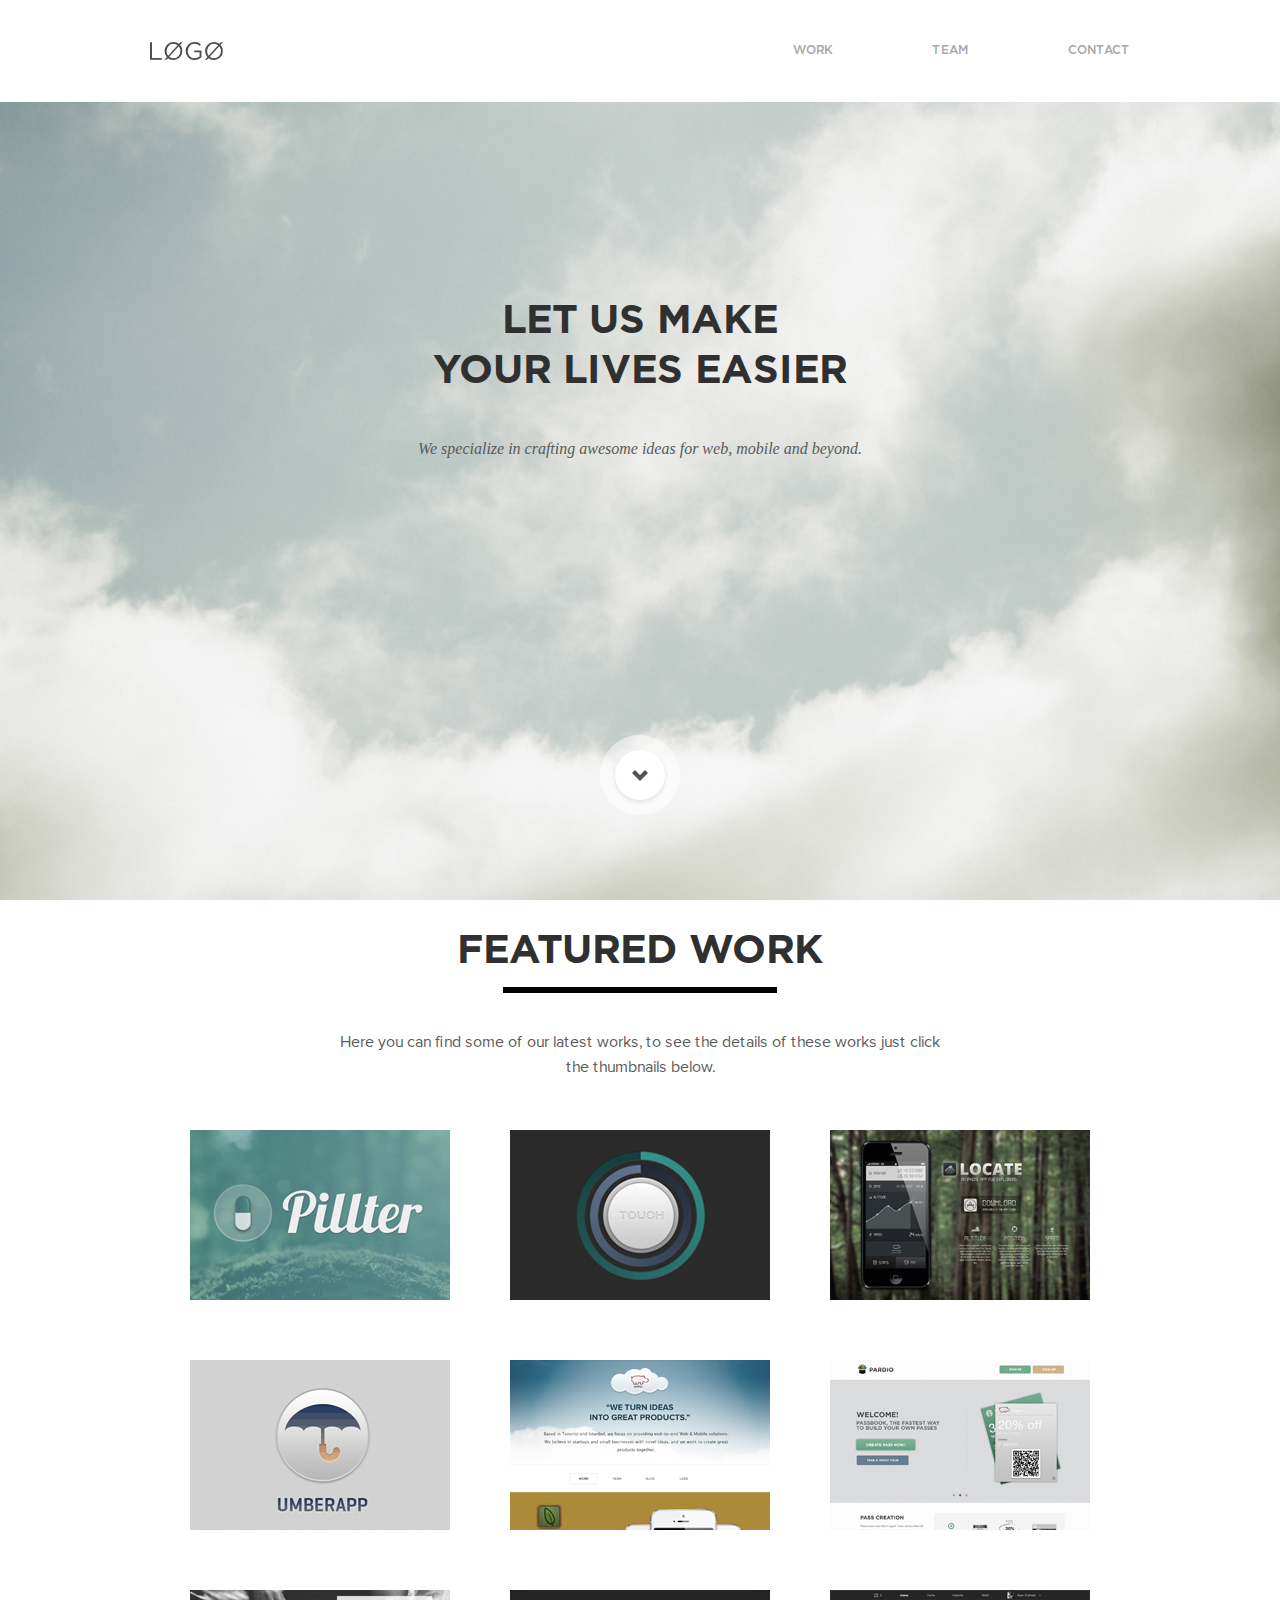
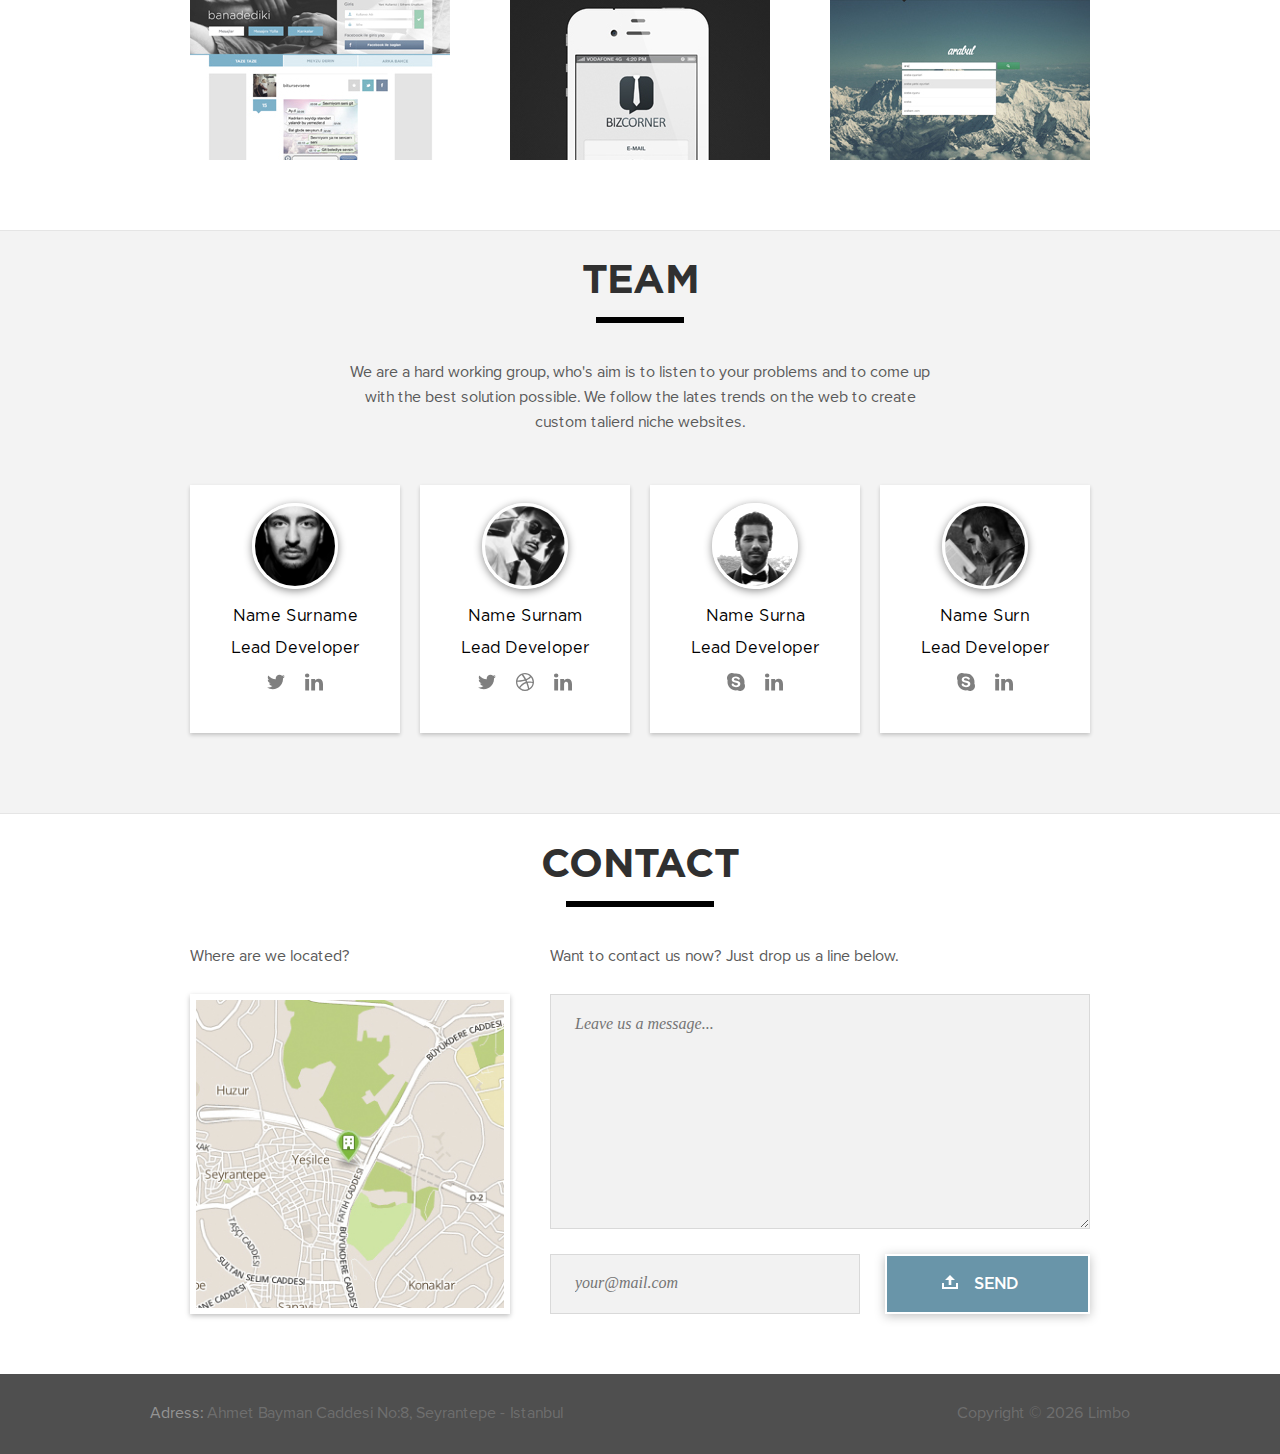
<file: cleanwhite/index.html>
<!DOCTYPE html>
<html lang="en">
  <head>
    <meta charset="UTF-8">
    <meta name="viewport" content="width=device-width, initial-scale=1.0">
    <meta http-equiv="X-UA-Compatible" content="ie=edge">
    <title>whiteclean</title>
    <link rel="stylesheet" href="./css/main.min.css">
    <script src="./js/main.min.js" defer></script>  </head>
  <body>
    <svg style="display:none;"><?xml version="1.0" encoding="utf-8"?><!DOCTYPE svg PUBLIC "-//W3C//DTD SVG 1.1//EN" "http://www.w3.org/Graphics/SVG/1.1/DTD/svg11.dtd"><svg xmlns="http://www.w3.org/2000/svg" xmlns:xlink="http://www.w3.org/1999/xlink"><symbol viewBox="0 0 100 100" id="soc-dr" xmlns="http://www.w3.org/2000/svg"><path fill-rule="evenodd" clip-rule="evenodd" d="M50 0C22.397 0 0 22.397 0 50s22.397 50 50 50c27.549 0 50-22.397 50-50S77.549 0 50 0zm33.026 23.048a42.512 42.512 0 0 1 9.653 26.572c-1.41-.27-15.51-3.145-29.718-1.355-.325-.705-.597-1.465-.922-2.224a127.095 127.095 0 0 0-2.82-6.182c15.727-6.4 22.885-15.618 23.807-16.811zM50 7.375c10.846 0 20.77 4.068 28.308 10.738-.76 1.084-7.213 9.707-22.397 15.401-6.996-12.852-14.75-23.373-15.944-25 3.2-.76 6.562-1.139 10.033-1.139zm-18.167 4.013c1.139 1.519 8.731 12.094 15.835 24.675-19.956 5.314-37.581 5.206-39.48 5.206 2.766-13.232 11.714-24.24 23.645-29.88zM7.267 50.054v-1.301c1.844.054 22.56.325 43.872-6.074 1.247 2.386 2.386 4.826 3.47 7.267-.542.163-1.138.325-1.68.488C30.91 57.538 19.196 76.952 18.22 78.579 11.443 71.041 7.267 61.01 7.267 50.054zM50 92.734a42.41 42.41 0 0 1-26.193-9.003c.76-1.573 9.436-18.275 33.514-26.681.108-.054.163-.054.271-.109 6.02 15.564 8.46 28.634 9.11 32.376-5.151 2.223-10.79 3.416-16.702 3.416zm23.807-7.322c-.434-2.603-2.712-15.076-8.297-30.423 13.395-2.115 25.108 1.356 26.572 1.844-1.843 11.876-8.676 22.126-18.275 28.58z"/></symbol><symbol viewBox="0 0 430.117 430.117" id="soc-in" xmlns="http://www.w3.org/2000/svg"><path d="M430.117 261.543V420.56h-92.188V272.193c0-37.271-13.334-62.707-46.703-62.707-25.473 0-40.632 17.142-47.301 33.724-2.432 5.928-3.058 14.179-3.058 22.477V420.56h-92.219s1.242-251.285 0-277.32h92.21v39.309c-.187.294-.43.611-.606.896h.606v-.896c12.251-18.869 34.13-45.824 83.102-45.824 60.673-.001 106.157 39.636 106.157 124.818zM52.183 9.558C20.635 9.558 0 30.251 0 57.463c0 26.619 20.038 47.94 50.959 47.94h.616c32.159 0 52.159-21.317 52.159-47.94-.606-27.212-20-47.905-51.551-47.905zM5.477 420.56h92.184V143.24H5.477v277.32z"/></symbol><symbol preserveAspectRatio="xMidYMid" viewBox="0 0 256 256" id="soc-sk" xmlns="http://www.w3.org/2000/svg"><path d="M246.939 149.01c-.081.45-.138.905-.223 1.355l-.438-2.579c.24.402.438.82.661 1.225a121.489 121.489 0 0 0 2.015-21.913c0-16.318-3.195-32.15-9.507-47.053-6.09-14.396-14.802-27.325-25.91-38.425-11.092-11.1-24.03-19.813-38.418-25.902-14.899-6.304-30.73-9.499-47.048-9.499-7.69 0-15.394.722-22.89 2.161-.016.004-.036.004-.057.008.422.223.848.422 1.261.653l-2.542-.398c.426-.08.856-.17 1.281-.255C94.84 2.92 83.272 0 71.564 0 52.45 0 34.477 7.443 20.96 20.964 7.447 34.481 0 52.453 0 71.568a71.498 71.498 0 0 0 9.004 34.696c.077-.438.13-.88.215-1.318l.438 2.534c-.227-.397-.426-.811-.653-1.216a121.745 121.745 0 0 0-1.82 20.834c0 16.322 3.195 32.15 9.507 47.057 6.081 14.4 14.798 27.32 25.894 38.42 11.108 11.101 24.029 19.826 38.433 25.899 14.9 6.316 30.735 9.515 47.053 9.515 7.103 0 14.222-.649 21.17-1.881-.405-.227-.818-.434-1.232-.673l2.583.454c-.446.085-.896.138-1.35.219a71.506 71.506 0 0 0 35.206 9.276c19.111 0 37.075-7.432 50.592-20.956 13.52-13.509 20.96-31.485 20.96-50.6a71.57 71.57 0 0 0-9.061-34.817zm-118.386 52.121c-42.945 0-62.158-21.114-62.158-36.937 0-8.117 5.992-13.805 14.25-13.805 18.378 0 13.618 26.389 47.908 26.389 17.555 0 27.248-9.532 27.248-19.286 0-5.866-2.894-12.37-14.453-15.22l-38.198-9.535c-30.763-7.715-36.346-24.345-36.346-39.978 0-32.457 30.56-44.644 59.26-44.644 26.437 0 57.602 14.611 57.602 34.083 0 8.344-7.225 13.196-15.48 13.196-15.685 0-12.798-21.71-44.392-21.71-15.678 0-24.362 7.1-24.362 17.259 0 10.14 12.382 13.379 23.133 15.827l28.274 6.276c30.97 6.9 38.823 24.982 38.823 42.013 0 26.377-20.247 46.072-61.109 46.072zm19.456 44.304c.414.24.827.446 1.233.673.454-.081.904-.134 1.35-.22l-2.583-.453zm98.707-95.07c.085-.45.142-.904.223-1.354-.223-.406-.422-.823-.66-1.225l.437 2.579zM9.219 104.946c-.085.438-.138.88-.215 1.318.227.405.426.819.653 1.216l-.438-2.534zm97.166-95.905c-.413-.231-.839-.43-1.26-.653-.426.085-.856.174-1.282.255l2.542.398z"/></symbol><symbol viewBox="119 156.523 404 329.021" id="soc-tw" xmlns="http://www.w3.org/2000/svg"><defs><path d="M245.79 482.54c150.95 0 233.51-125.05 233.51-233.5 0-3.55 0-7.09-.24-10.61 16.06-11.62 29.92-26 40.94-42.48a163.653 163.653 0 0 1-47.14 12.91 82.247 82.247 0 0 0 36.08-45.39 164.335 164.335 0 0 1-52.11 19.92c-31.08-33.05-83.06-34.64-116.11-3.56a82.11 82.11 0 0 0-23.74 78.41 232.99 232.99 0 0 1-169.14-85.74c-21.78 37.49-10.66 85.47 25.41 109.55A81.512 81.512 0 0 1 136 271.78v1.04c.01 39.06 27.55 72.71 65.84 80.44a81.863 81.863 0 0 1-37.06 1.41c10.76 33.43 41.57 56.33 76.68 56.99a164.65 164.65 0 0 1-101.92 35.2c-6.53-.01-13.06-.4-19.54-1.18a232.37 232.37 0 0 0 125.79 36.8" id="da"/></defs><use xlink:href="#da"/><use xlink:href="#da" fill-opacity="0" stroke="#000" stroke-opacity="0"/></symbol></svg></svg>
    <header class="header content-wrapper"><img class="logo" src="./img/logo.svg" alt="logo">
      <nav class="nav">
        <ul class="nav__list">
          <li class="nav__item"><a class="nav__link" href="#">Work</a></li>
          <li class="nav__item"><a class="nav__link" href="#">Team</a></li>
          <li class="nav__item"><a class="nav__link" href="#">Contact</a></li>
        </ul>
      </nav>
    </header>
    <main class="main">
      <section class="first content-wrapper">
        <h1 class="heading first__heading">Let us make<br>your lives easier</h1>
        <p class="quote">We specialize in crafting awesome ideas for web, mobile and beyond.</p><a class="button button_down" href="#work">down</a>
      </section>
      <section class="work content-wrapper" id="work">
        <h1 class="heading work__heading">Featured Work</h1>
        <p class="text">Here you can find some of our latest works, to see the details of these works just click the thumbnails below.</p>
        <section class="gallery"><a class="gallery__item" href="#" title="Pillter"><img class="gallery__pic" src="./img/gallery/Pillter.jpg"></a><a class="gallery__item" href="#" title="Touchmania"><img class="gallery__pic" src="./img/gallery/Touchmania.jpg"></a><a class="gallery__item" href="#" title="Locate"><img class="gallery__pic" src="./img/gallery/Locate.jpg"></a><a class="gallery__item" href="#" title="Umberapp"><img class="gallery__pic" src="./img/gallery/Umberapp.jpg"></a><a class="gallery__item" href="#" title="Hipo"><img class="gallery__pic" src="./img/gallery/Hipo.jpg"></a><a class="gallery__item" href="#" title="Pardio"><img class="gallery__pic" src="./img/gallery/Pardio.jpg"></a><a class="gallery__item" href="#" title="Banadediki"><img class="gallery__pic" src="./img/gallery/Banadediki.jpg"></a><a class="gallery__item" href="#" title="BizCorner"><img class="gallery__pic" src="./img/gallery/BizCorner.jpg"></a><a class="gallery__item" href="#" title="Arabul"><img class="gallery__pic" src="./img/gallery/Arabul.jpg"></a>
        </section>
      </section>
      <section class="team content-wrapper">
        <h1 class="heading">Team</h1>
        <p class="text">We are a hard working group, who's aim is to listen to your problems and to come up with the best solution possible. We follow the lates trends on the web to create custom talierd niche websites.</p>
        <section class="team__list">
          <div class="team__wrapper">
                  <div class="team__item"><img class="team__pic" src="./img/team/Name Surname.jpg" alt="Name Surname">
                    <p class="team__name">Name Surname</p>
                    <p class="team__pos">Lead Developer</p>
                    <ul class="team__soc soc__list">
                            <li class="soc__item soc__item--tw"><a href="https://twitter.com/twtest1" title="Twitter: @twtest1">
                                <svg>
                                  <use xlink:href="#soc-tw"></use>
                                </svg></a></li>
                            <li class="soc__item soc__item--in"><a href="https://www.linkedin.com/in/test1" title="Name Surname on LinkedIn">
                                <svg>
                                  <use xlink:href="#soc-in"></use>
                                </svg></a></li>
                    </ul>
                  </div>
                  <div class="team__item"><img class="team__pic" src="./img/team/Name Surnam.jpg" alt="Name Surnam">
                    <p class="team__name">Name Surnam</p>
                    <p class="team__pos">Lead Developer</p>
                    <ul class="team__soc soc__list">
                            <li class="soc__item soc__item--tw"><a href="https://twitter.com/twtest2" title="Twitter: @twtest2">
                                <svg>
                                  <use xlink:href="#soc-tw"></use>
                                </svg></a></li>
                            <li class="soc__item soc__item--dr"><a href="https://dribbble.com/drtest2" title="Dribbble: drtest2">
                                <svg>
                                  <use xlink:href="#soc-dr"></use>
                                </svg></a></li>
                            <li class="soc__item soc__item--in"><a href="https://www.linkedin.com/in/test2" title="Name Surnam on LinkedIn">
                                <svg>
                                  <use xlink:href="#soc-in"></use>
                                </svg></a></li>
                    </ul>
                  </div>
          </div>
          <div class="team__wrapper">
                  <div class="team__item"><img class="team__pic" src="./img/team/Name Surna.jpg" alt="Name Surna">
                    <p class="team__name">Name Surna</p>
                    <p class="team__pos">Lead Developer</p>
                    <ul class="team__soc soc__list">
                            <li class="soc__item soc__item--sk"><a href="skype:echo123?chat" title="Skype: echo123">
                                <svg>
                                  <use xlink:href="#soc-sk"></use>
                                </svg></a></li>
                            <li class="soc__item soc__item--in"><a href="https://www.linkedin.com/in/test3" title="Name Surna on LinkedIn">
                                <svg>
                                  <use xlink:href="#soc-in"></use>
                                </svg></a></li>
                    </ul>
                  </div>
                  <div class="team__item"><img class="team__pic" src="./img/team/Name Surn.jpg" alt="Name Surn">
                    <p class="team__name">Name Surn</p>
                    <p class="team__pos">Lead Developer</p>
                    <ul class="team__soc soc__list">
                            <li class="soc__item soc__item--sk"><a href="skype:username?chat" title="Skype: username">
                                <svg>
                                  <use xlink:href="#soc-sk"></use>
                                </svg></a></li>
                            <li class="soc__item soc__item--in"><a href="https://www.linkedin.com/in/test4" title="Name Surn on LinkedIn">
                                <svg>
                                  <use xlink:href="#soc-in"></use>
                                </svg></a></li>
                    </ul>
                  </div>
          </div>
        </section>
      </section>
      <section class="contact content-wrapper">
        <h1 class="heading contact__heading">Contact</h1>
        <div class="contact__wrapper">
          <div class="map">
            <div class="ratio">
              <p class="label text">Where are we located?</p>
              <div class="map__wrapper"><img class="map__pic" src="./img/map.jpg" alt="Map"><iframe class="map__frame" src="https://www.google.com/maps/embed?pb=!1m18!1m12!1m3!1d4252.06880239887!2d29.004871050950264!3d41.098128789664926!2m3!1f0!2f0!3f0!3m2!1i1024!2i768!4f13.1!3m3!1m2!1s0x14cab5d61313144b%3A0xc7cb158a8da3641a!2sSeyrantepe+Yolu!5e0!3m2!1sru!2sru!4v1549199621849" frameborder="0" style="border:0" allowfullscreen></iframe></div>
            </div>
          </div>
          <div class="mail">
            <div class="ratio">
              <p class="label text">Want to contact us now? Just drop us a line below.</p>
              <form class="form contact__form">
                <textarea class="form__input form__text" name="message" placeholder="Leave us a message..."></textarea>
                <div class="form__wrapper">
                  <input class="form__input form__email" type="email" name="email" placeholder="your@mail.com">
                  <button class="button form__button">Send</button>
                </div>
              </form>
            </div>
          </div>
        </div>
      </section>
    </main>
    <footer class="footer content-wrapper">
      <p class="text footer__text footer__adress"><span>Adress: </span>Ahmet Bayman Caddesi No:8, Seyrantepe - Istanbul</p>
      <p class="text footer__text footer__copyright">Copyright &copy;<span>
          <script>document.write(' '+new Date().getFullYear()+' ')</script></span>Limbo</p>
    </footer>
  </body>
</html>
</file>
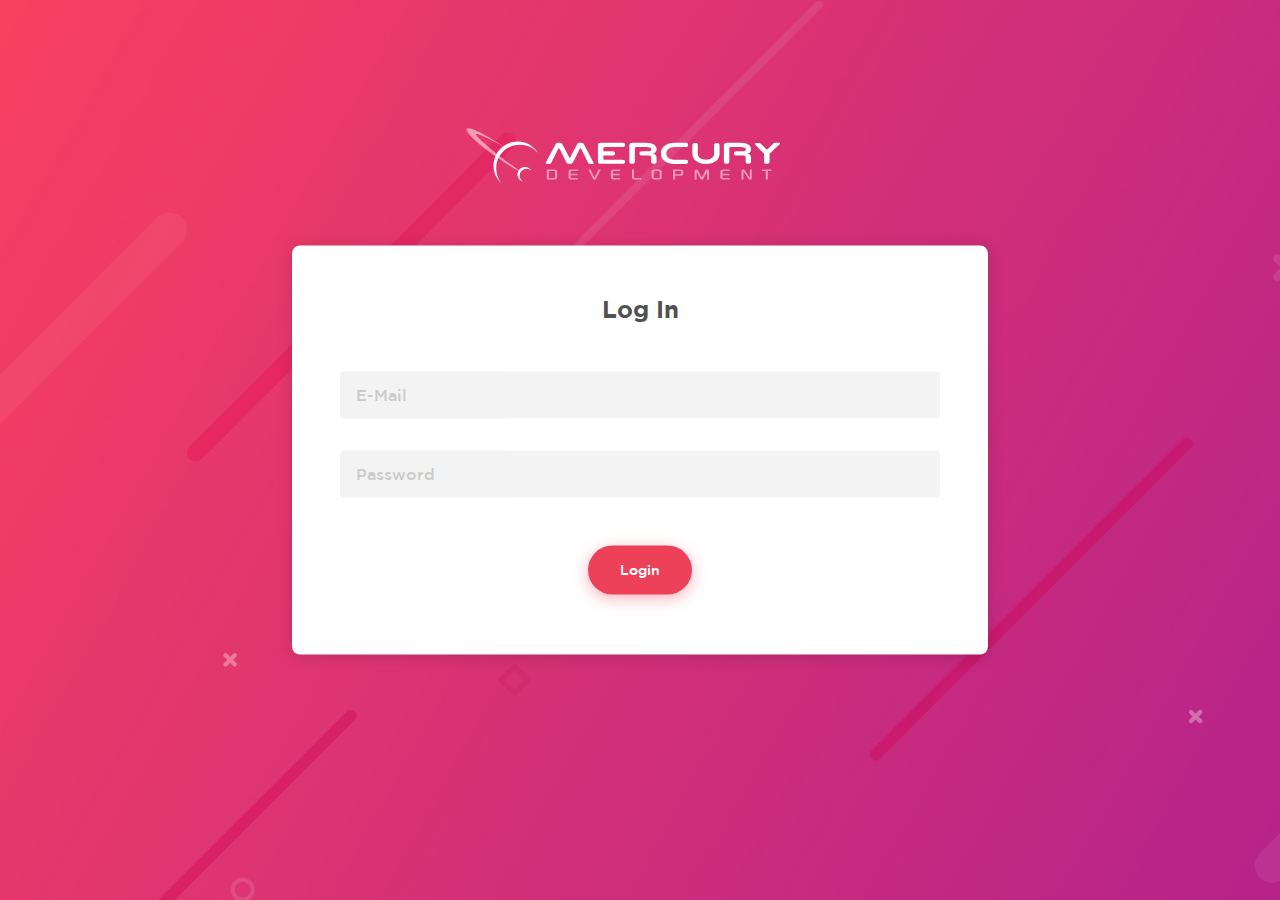
<file: mercdev-test/index.html>
<!doctype html><html lang="en"><head><meta charset="utf-8"/><link rel="shortcut icon" href="/mercdev-test/favicon.ico"/><meta name="viewport" content="width=device-width,initial-scale=1"/><meta name="theme-color" content="#f43e64"/><link rel="manifest" href="/mercdev-test/manifest.json"/><title>Mercdev Test</title><link href="/mercdev-test/static/css/main.45f84a78.chunk.css" rel="stylesheet"></head><body><noscript>You need to enable JavaScript to run this app.</noscript><div id="root"></div><script>!function(l){function e(e){for(var r,t,n=e[0],o=e[1],u=e[2],f=0,i=[];f<n.length;f++)t=n[f],c[t]&&i.push(c[t][0]),c[t]=0;for(r in o)Object.prototype.hasOwnProperty.call(o,r)&&(l[r]=o[r]);for(s&&s(e);i.length;)i.shift()();return p.push.apply(p,u||[]),a()}function a(){for(var e,r=0;r<p.length;r++){for(var t=p[r],n=!0,o=1;o<t.length;o++){var u=t[o];0!==c[u]&&(n=!1)}n&&(p.splice(r--,1),e=f(f.s=t[0]))}return e}var t={},c={1:0},p=[];function f(e){if(t[e])return t[e].exports;var r=t[e]={i:e,l:!1,exports:{}};return l[e].call(r.exports,r,r.exports,f),r.l=!0,r.exports}f.m=l,f.c=t,f.d=function(e,r,t){f.o(e,r)||Object.defineProperty(e,r,{enumerable:!0,get:t})},f.r=function(e){"undefined"!=typeof Symbol&&Symbol.toStringTag&&Object.defineProperty(e,Symbol.toStringTag,{value:"Module"}),Object.defineProperty(e,"__esModule",{value:!0})},f.t=function(r,e){if(1&e&&(r=f(r)),8&e)return r;if(4&e&&"object"==typeof r&&r&&r.__esModule)return r;var t=Object.create(null);if(f.r(t),Object.defineProperty(t,"default",{enumerable:!0,value:r}),2&e&&"string"!=typeof r)for(var n in r)f.d(t,n,function(e){return r[e]}.bind(null,n));return t},f.n=function(e){var r=e&&e.__esModule?function(){return e.default}:function(){return e};return f.d(r,"a",r),r},f.o=function(e,r){return Object.prototype.hasOwnProperty.call(e,r)},f.p="/mercdev-test/";var r=window.webpackJsonp=window.webpackJsonp||[],n=r.push.bind(r);r.push=e,r=r.slice();for(var o=0;o<r.length;o++)e(r[o]);var s=n;a()}([])</script><script src="/mercdev-test/static/js/2.037820ca.chunk.js"></script><script src="/mercdev-test/static/js/main.62d40f95.chunk.js"></script></body></html>
</file>
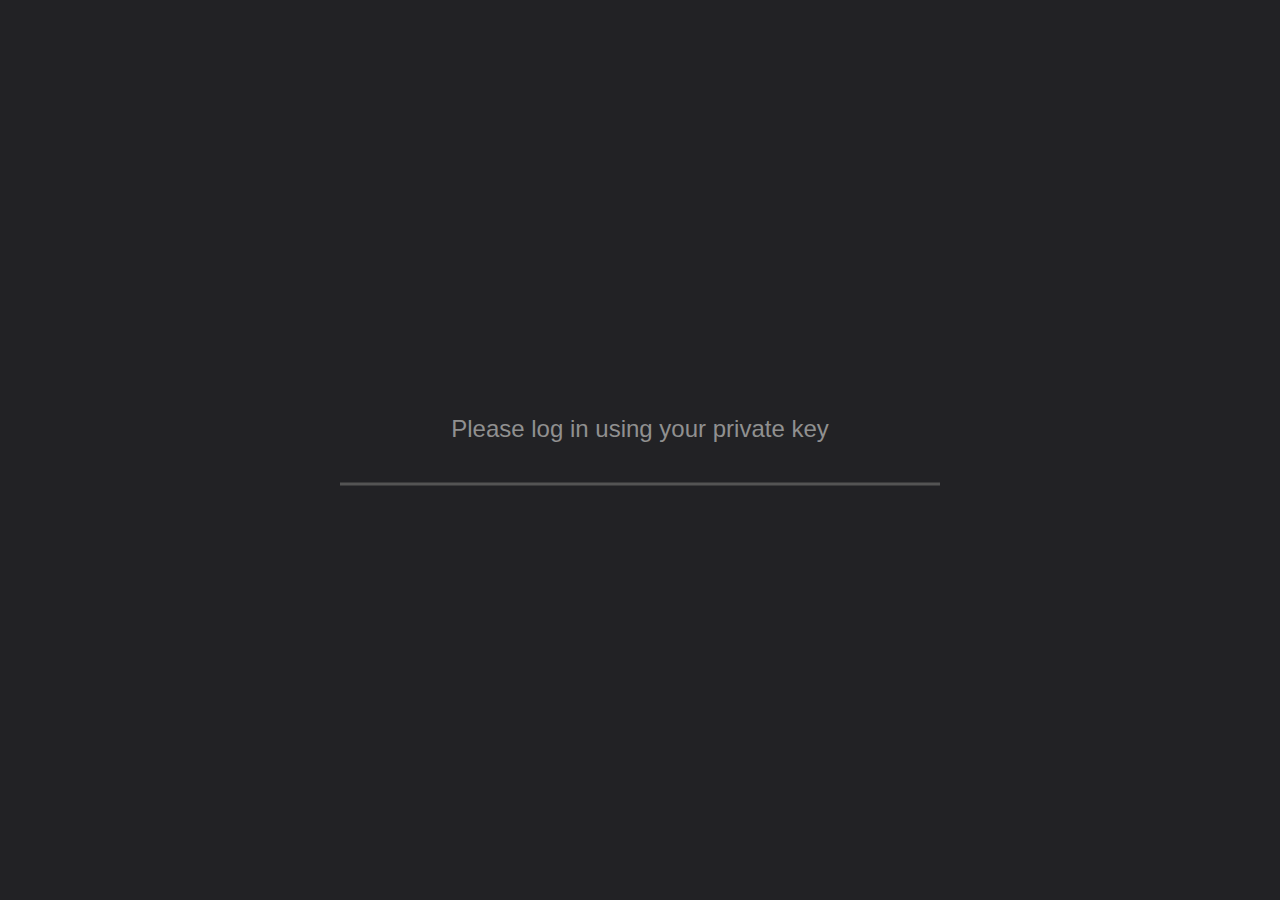
<file: mh-eth-balance/index.html>
<!doctype html><html lang="en"><head><meta charset="utf-8"/><link rel="icon" href="/mh-eth-balance/favicon.ico"/><meta name="viewport" content="width=device-width,initial-scale=1"/><meta name="theme-color" content="#000000"/><meta name="description" content="Web site created using create-react-app"/><link rel="apple-touch-icon" href="/mh-eth-balance/logo192.png"/><link rel="manifest" href="/mh-eth-balance/manifest.json"/><title>React App</title><link href="/mh-eth-balance/static/css/main.4dc7c5f4.chunk.css" rel="stylesheet"></head><body><noscript>You need to enable JavaScript to run this app.</noscript><div id="root"></div><script>!function(e){function t(t){for(var n,u,i=t[0],c=t[1],l=t[2],s=0,p=[];s<i.length;s++)u=i[s],Object.prototype.hasOwnProperty.call(o,u)&&o[u]&&p.push(o[u][0]),o[u]=0;for(n in c)Object.prototype.hasOwnProperty.call(c,n)&&(e[n]=c[n]);for(f&&f(t);p.length;)p.shift()();return a.push.apply(a,l||[]),r()}function r(){for(var e,t=0;t<a.length;t++){for(var r=a[t],n=!0,i=1;i<r.length;i++){var c=r[i];0!==o[c]&&(n=!1)}n&&(a.splice(t--,1),e=u(u.s=r[0]))}return e}var n={},o={2:0},a=[];function u(t){if(n[t])return n[t].exports;var r=n[t]={i:t,l:!1,exports:{}};return e[t].call(r.exports,r,r.exports,u),r.l=!0,r.exports}u.e=function(e){var t=[],r=o[e];if(0!==r)if(r)t.push(r[2]);else{var n=new Promise((function(t,n){r=o[e]=[t,n]}));t.push(r[2]=n);var a,i=document.createElement("script");i.charset="utf-8",i.timeout=120,u.nc&&i.setAttribute("nonce",u.nc),i.src=function(e){return u.p+"static/js/"+({}[e]||e)+"."+{0:"8932134f",4:"c36b27f2",5:"07bf2ae1",6:"f5c9a12c"}[e]+".chunk.js"}(e);var c=new Error;a=function(t){i.onerror=i.onload=null,clearTimeout(l);var r=o[e];if(0!==r){if(r){var n=t&&("load"===t.type?"missing":t.type),a=t&&t.target&&t.target.src;c.message="Loading chunk "+e+" failed.\n("+n+": "+a+")",c.name="ChunkLoadError",c.type=n,c.request=a,r[1](c)}o[e]=void 0}};var l=setTimeout((function(){a({type:"timeout",target:i})}),12e4);i.onerror=i.onload=a,document.head.appendChild(i)}return Promise.all(t)},u.m=e,u.c=n,u.d=function(e,t,r){u.o(e,t)||Object.defineProperty(e,t,{enumerable:!0,get:r})},u.r=function(e){"undefined"!=typeof Symbol&&Symbol.toStringTag&&Object.defineProperty(e,Symbol.toStringTag,{value:"Module"}),Object.defineProperty(e,"__esModule",{value:!0})},u.t=function(e,t){if(1&t&&(e=u(e)),8&t)return e;if(4&t&&"object"==typeof e&&e&&e.__esModule)return e;var r=Object.create(null);if(u.r(r),Object.defineProperty(r,"default",{enumerable:!0,value:e}),2&t&&"string"!=typeof e)for(var n in e)u.d(r,n,function(t){return e[t]}.bind(null,n));return r},u.n=function(e){var t=e&&e.__esModule?function(){return e.default}:function(){return e};return u.d(t,"a",t),t},u.o=function(e,t){return Object.prototype.hasOwnProperty.call(e,t)},u.p="/mh-eth-balance/",u.oe=function(e){throw console.error(e),e};var i=this["webpackJsonpmh-eth-balance-test"]=this["webpackJsonpmh-eth-balance-test"]||[],c=i.push.bind(i);i.push=t,i=i.slice();for(var l=0;l<i.length;l++)t(i[l]);var f=c;r()}([])</script><script src="/mh-eth-balance/static/js/3.69c93f4c.chunk.js"></script><script src="/mh-eth-balance/static/js/main.f8cf2f23.chunk.js"></script></body></html>
</file>
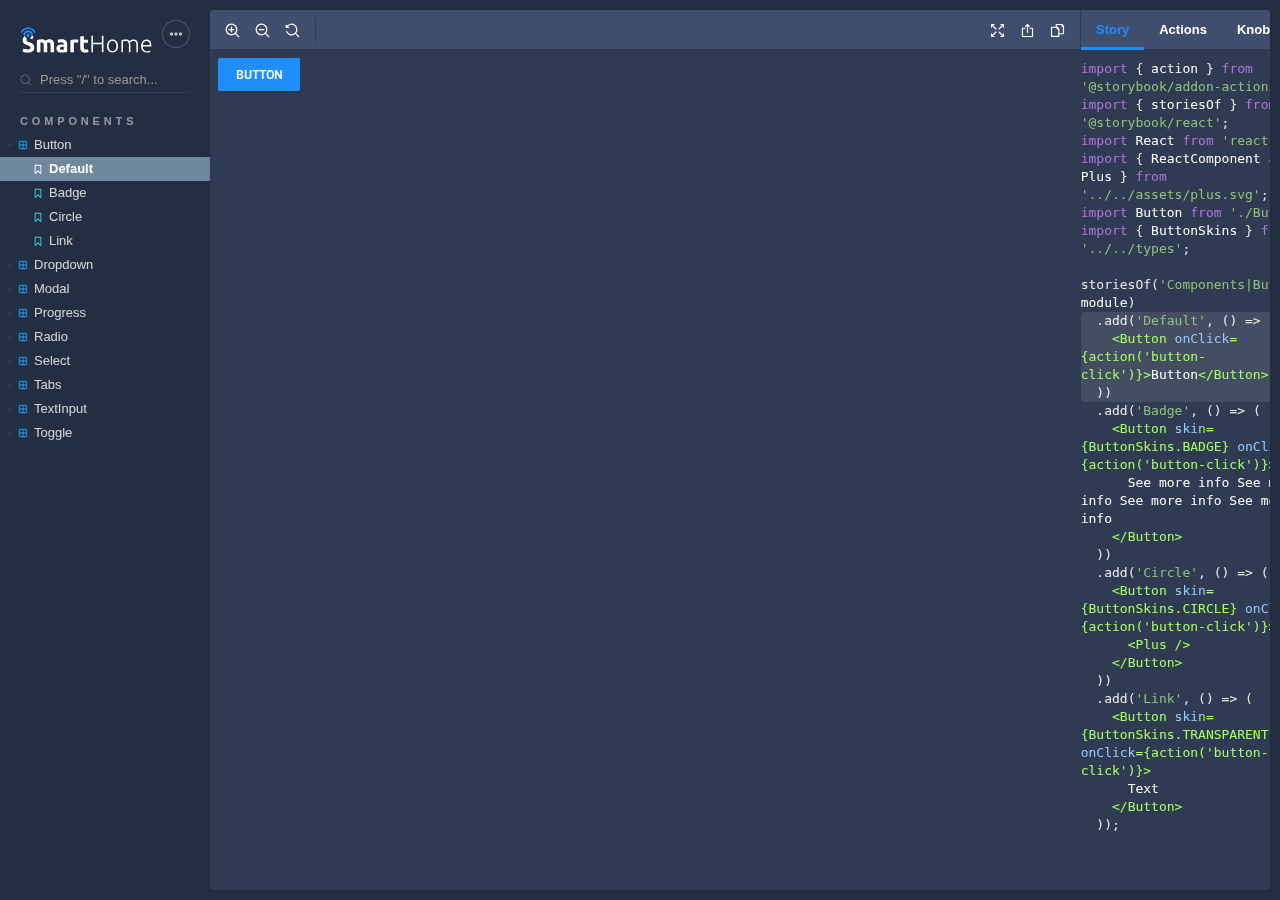
<file: smart-home-storybook/index.html>
<!doctype html><html lang="en"><head><meta charset="utf-8"><title>Storybook</title><meta name="viewport" content="width=device-width,initial-scale=1"><style>html, body {
    overflow: hidden;
    height: 100%;
    width: 100%;
    margin: 0;
    padding: 0;
  }</style><script>/* globals window */
  /* eslint-disable no-underscore-dangle */
  try {
    if (window.top !== window) {
      window.__REACT_DEVTOOLS_GLOBAL_HOOK__ = window.top.__REACT_DEVTOOLS_GLOBAL_HOOK__;
    }
  } catch (e) {
    // eslint-disable-next-line no-console
    console.warn('unable to connect to top frame for connecting dev tools');
  }</script><style>#root[hidden],
      #docs-root[hidden] {
        display: none !important;
      }</style></head><body><div id="root"></div><div id="docs-root"></div><script>window['DOCS_MODE'] = false;</script><script src="runtime~main.003dedafdb40e6b8abca.bundle.js"></script><script src="vendors~main.ad8842363397dfeb0c05.bundle.js"></script><script src="main.f8051e3725c23ca8f597.bundle.js"></script></body></html>
</file>
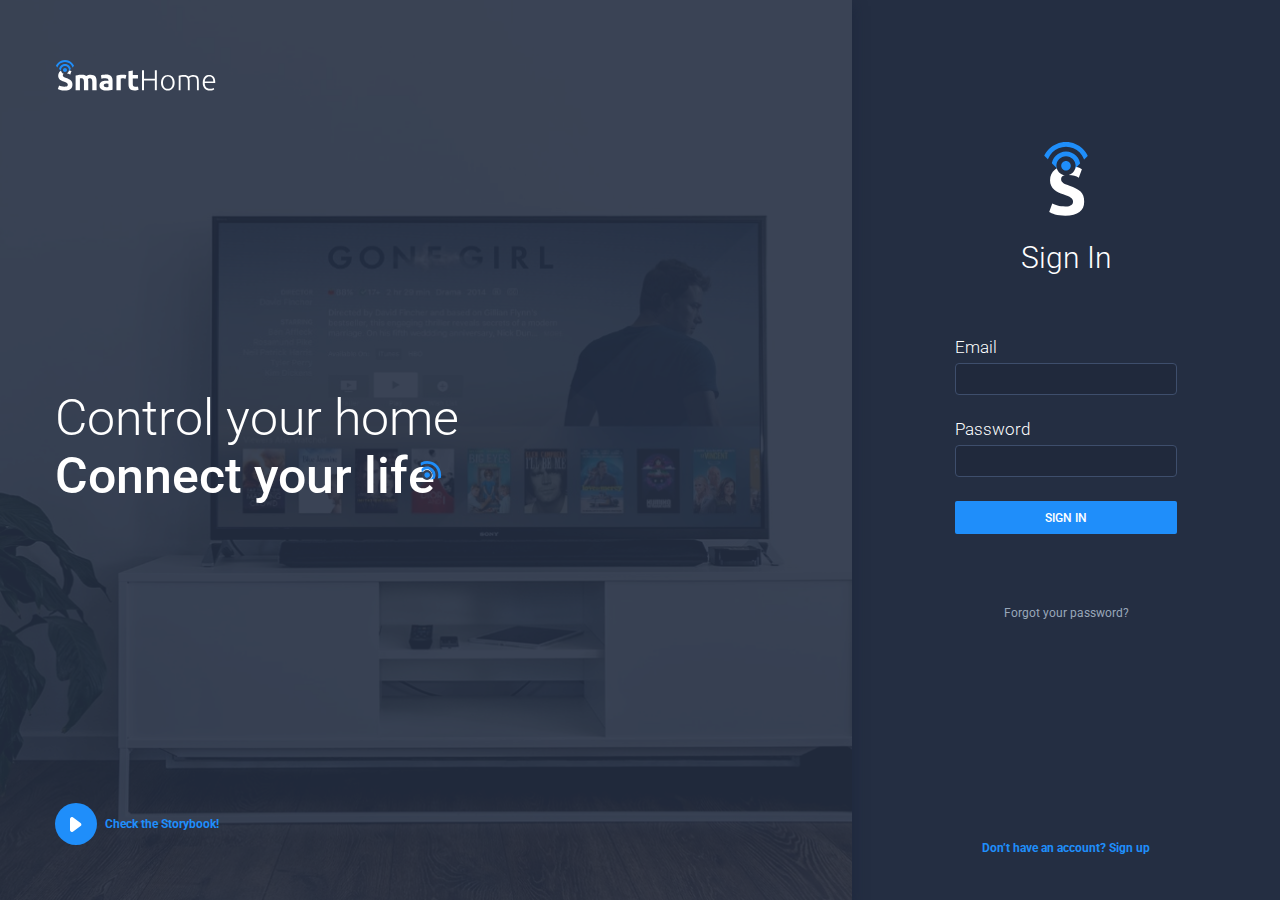
<file: smart-home/index.html>
<!doctype html><html lang="en"><head><meta charset="utf-8"/><link rel="icon" href="/smart-home/favicon.ico"/><meta name="viewport" content="width=device-width,initial-scale=1"/><meta name="theme-color" content="#000000"/><meta name="description" content="Web site created using create-react-app"/><link href="https://fonts.googleapis.com/css?family=Open+Sans|Roboto:300,400,500,700,900&display=swap&subset=cyrillic" rel="stylesheet"><link rel="apple-touch-icon" href="logo192.png"/><link rel="manifest" href="/smart-home/manifest.json"/><title>React App</title></head><body><noscript>You need to enable JavaScript to run this app.</noscript><div id="root"></div><script>!function(c){function e(e){for(var r,t,n=e[0],o=e[1],a=e[2],u=0,i=[];u<n.length;u++)t=n[u],Object.prototype.hasOwnProperty.call(s,t)&&s[t]&&i.push(s[t][0]),s[t]=0;for(r in o)Object.prototype.hasOwnProperty.call(o,r)&&(c[r]=o[r]);for(d&&d(e);i.length;)i.shift()();return f.push.apply(f,a||[]),l()}function l(){for(var e,r=0;r<f.length;r++){for(var t=f[r],n=!0,o=1;o<t.length;o++){var a=t[o];0!==s[a]&&(n=!1)}n&&(f.splice(r--,1),e=p(p.s=t[0]))}return e}var t={},s={2:0},f=[];function p(e){if(t[e])return t[e].exports;var r=t[e]={i:e,l:!1,exports:{}};return c[e].call(r.exports,r,r.exports,p),r.l=!0,r.exports}p.e=function(o){var e=[],t=s[o];if(0!==t)if(t)e.push(t[2]);else{var r=new Promise(function(e,r){t=s[o]=[e,r]});e.push(t[2]=r);var n,a=document.createElement("script");a.charset="utf-8",a.timeout=120,p.nc&&a.setAttribute("nonce",p.nc),a.src=p.p+"static/js/"+({}[o]||o)+"."+{0:"e79d6894",4:"dc81d595",5:"1319d4d7",6:"29bd8844"}[o]+".chunk.js";var u=new Error;n=function(e){a.onerror=a.onload=null,clearTimeout(i);var r=s[o];if(0!==r){if(r){var t=e&&("load"===e.type?"missing":e.type),n=e&&e.target&&e.target.src;u.message="Loading chunk "+o+" failed.\n("+t+": "+n+")",u.name="ChunkLoadError",u.type=t,u.request=n,r[1](u)}s[o]=void 0}};var i=setTimeout(function(){n({type:"timeout",target:a})},12e4);a.onerror=a.onload=n,document.head.appendChild(a)}return Promise.all(e)},p.m=c,p.c=t,p.d=function(e,r,t){p.o(e,r)||Object.defineProperty(e,r,{enumerable:!0,get:t})},p.r=function(e){"undefined"!=typeof Symbol&&Symbol.toStringTag&&Object.defineProperty(e,Symbol.toStringTag,{value:"Module"}),Object.defineProperty(e,"__esModule",{value:!0})},p.t=function(r,e){if(1&e&&(r=p(r)),8&e)return r;if(4&e&&"object"==typeof r&&r&&r.__esModule)return r;var t=Object.create(null);if(p.r(t),Object.defineProperty(t,"default",{enumerable:!0,value:r}),2&e&&"string"!=typeof r)for(var n in r)p.d(t,n,function(e){return r[e]}.bind(null,n));return t},p.n=function(e){var r=e&&e.__esModule?function(){return e.default}:function(){return e};return p.d(r,"a",r),r},p.o=function(e,r){return Object.prototype.hasOwnProperty.call(e,r)},p.p="/smart-home/",p.oe=function(e){throw console.error(e),e};var r=this["webpackJsonpsmart-home-dashboard"]=this["webpackJsonpsmart-home-dashboard"]||[],n=r.push.bind(r);r.push=e,r=r.slice();for(var o=0;o<r.length;o++)e(r[o]);var d=n;l()}([])</script><script src="/smart-home/static/js/3.27462d6a.chunk.js"></script><script src="/smart-home/static/js/main.bf9979bb.chunk.js"></script></body></html>
</file>
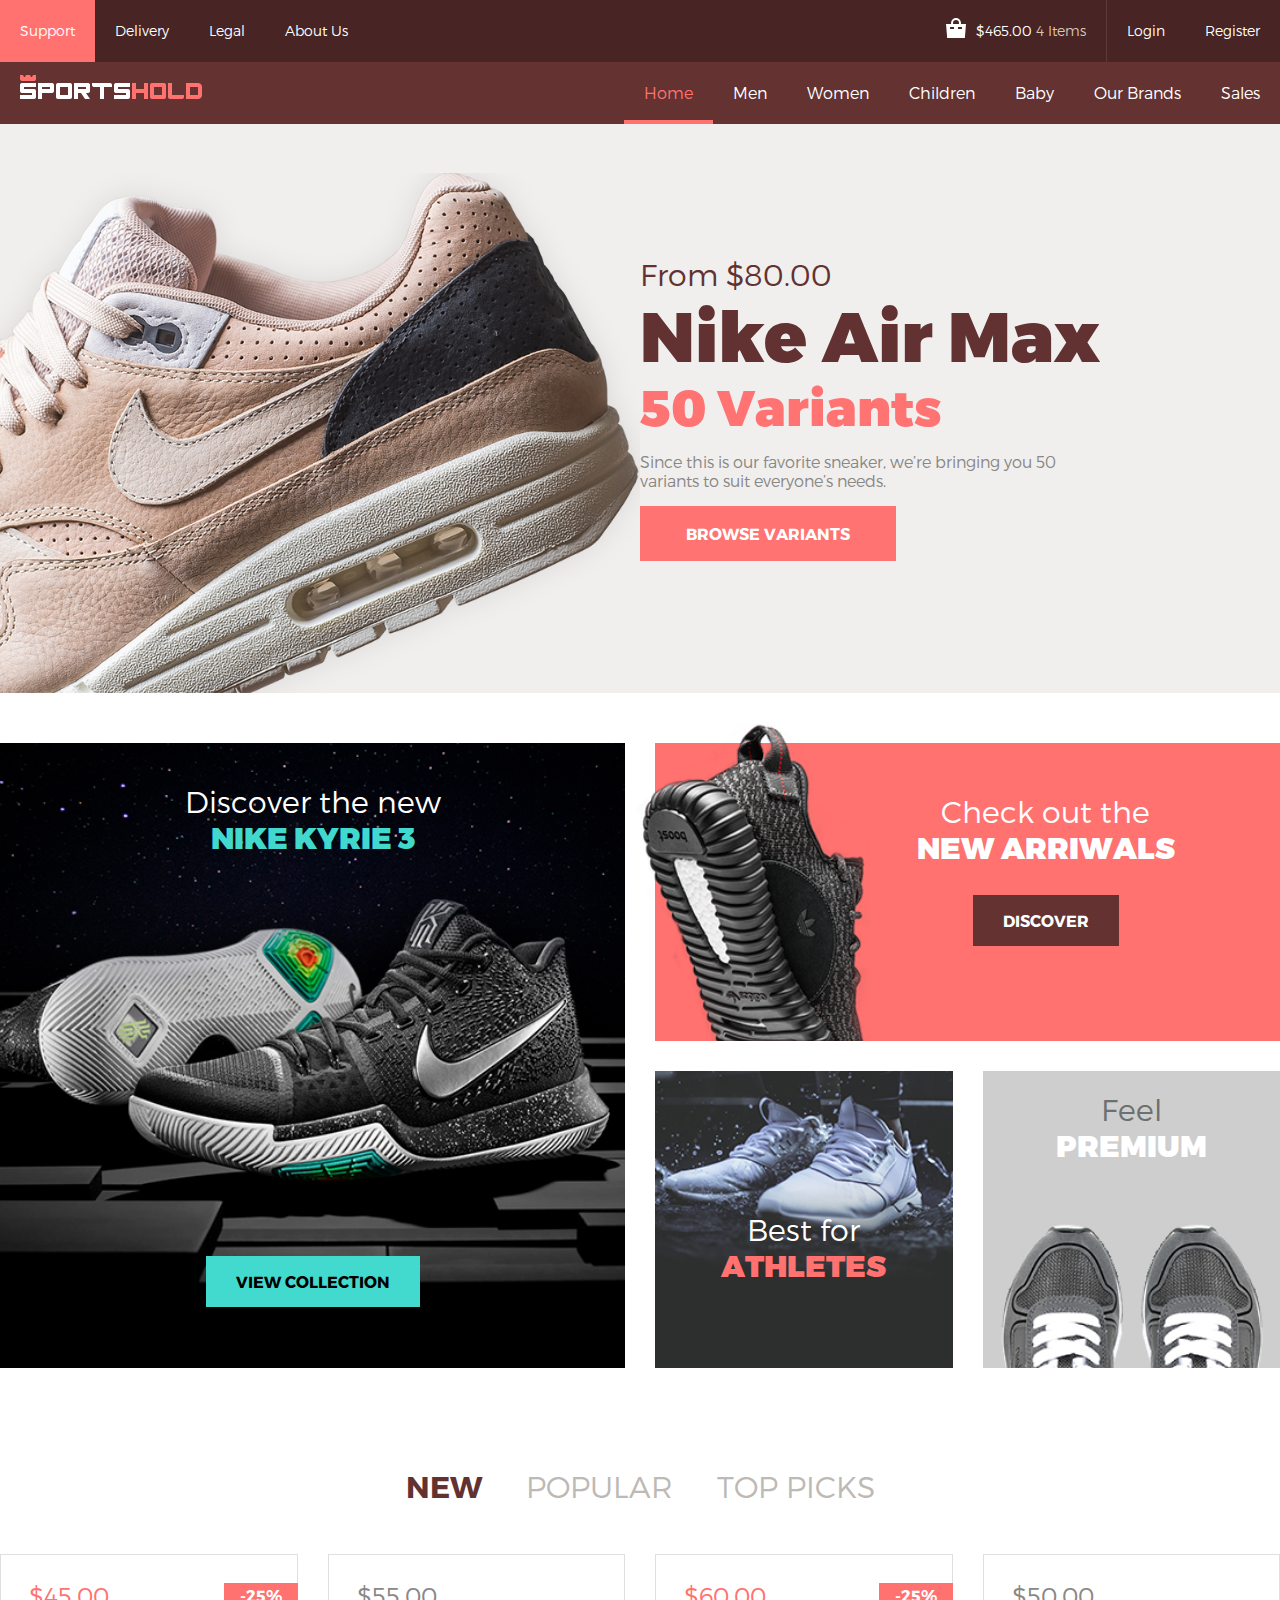
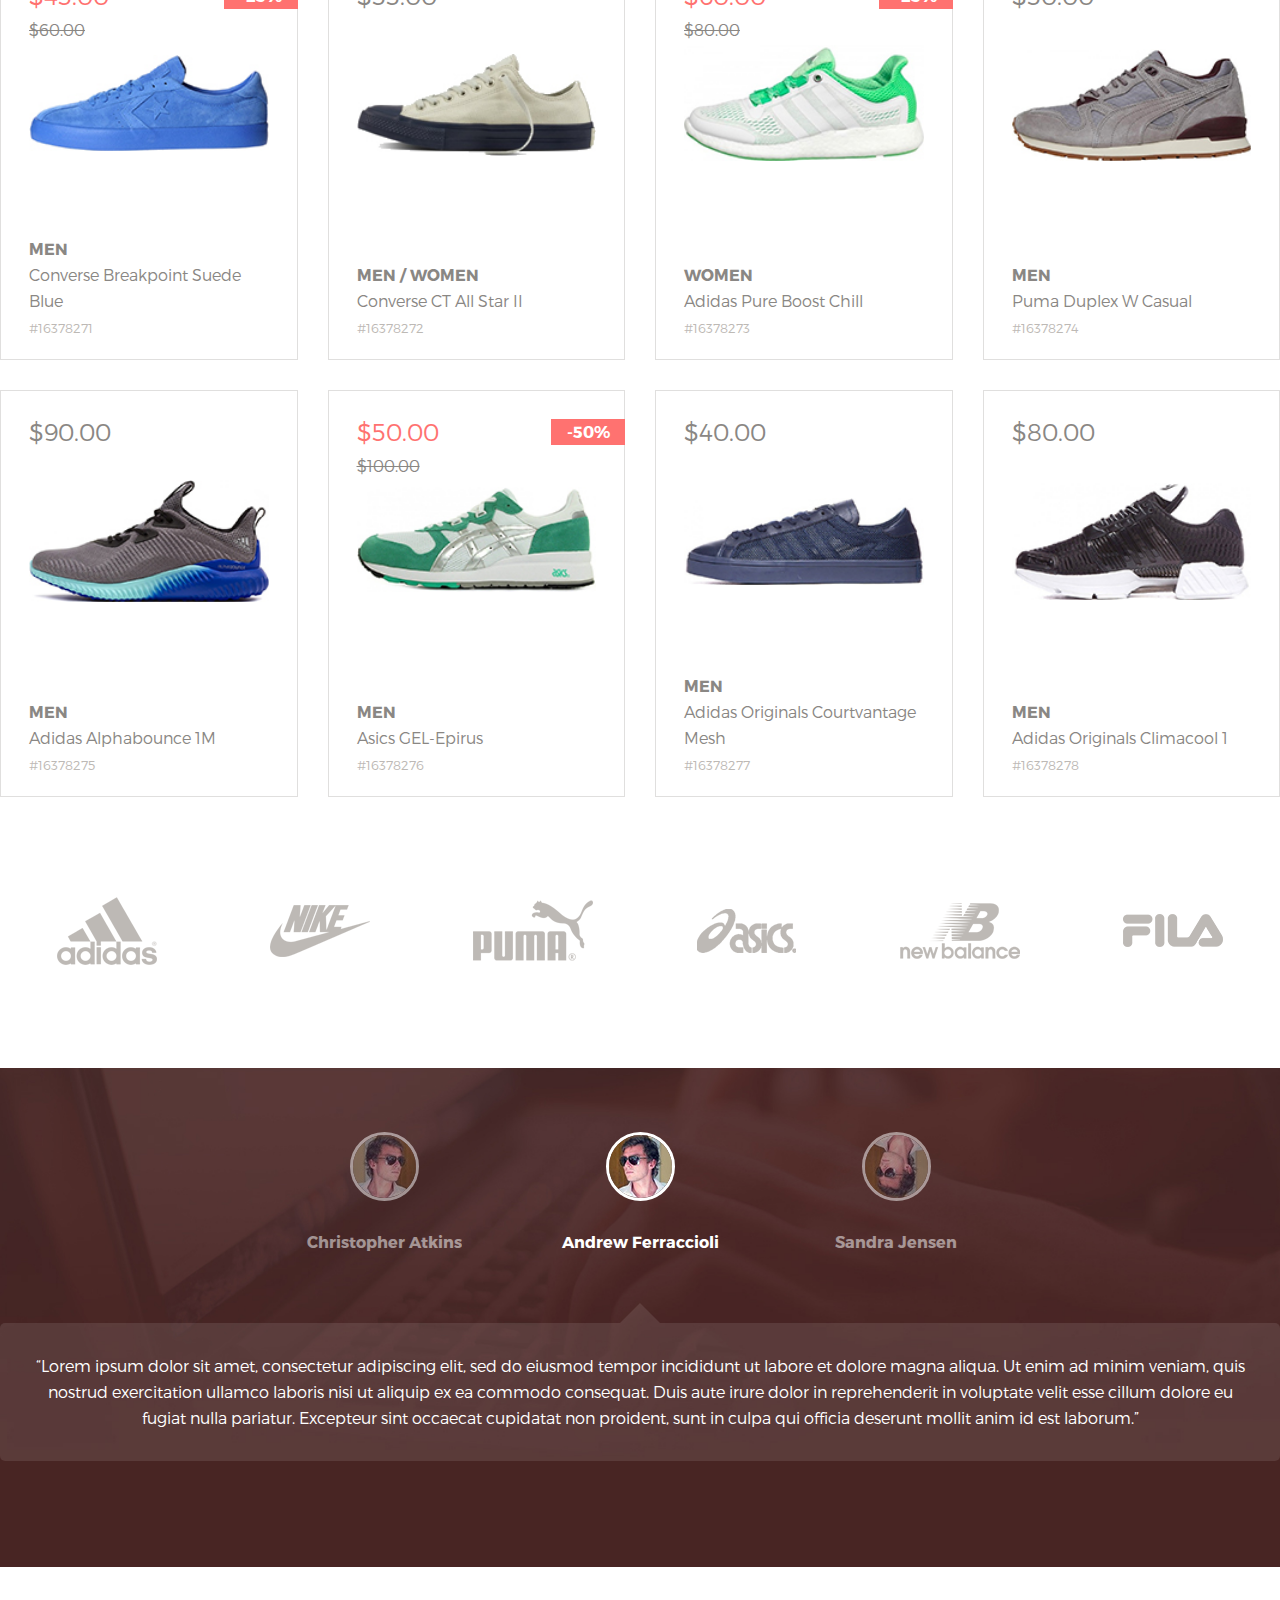
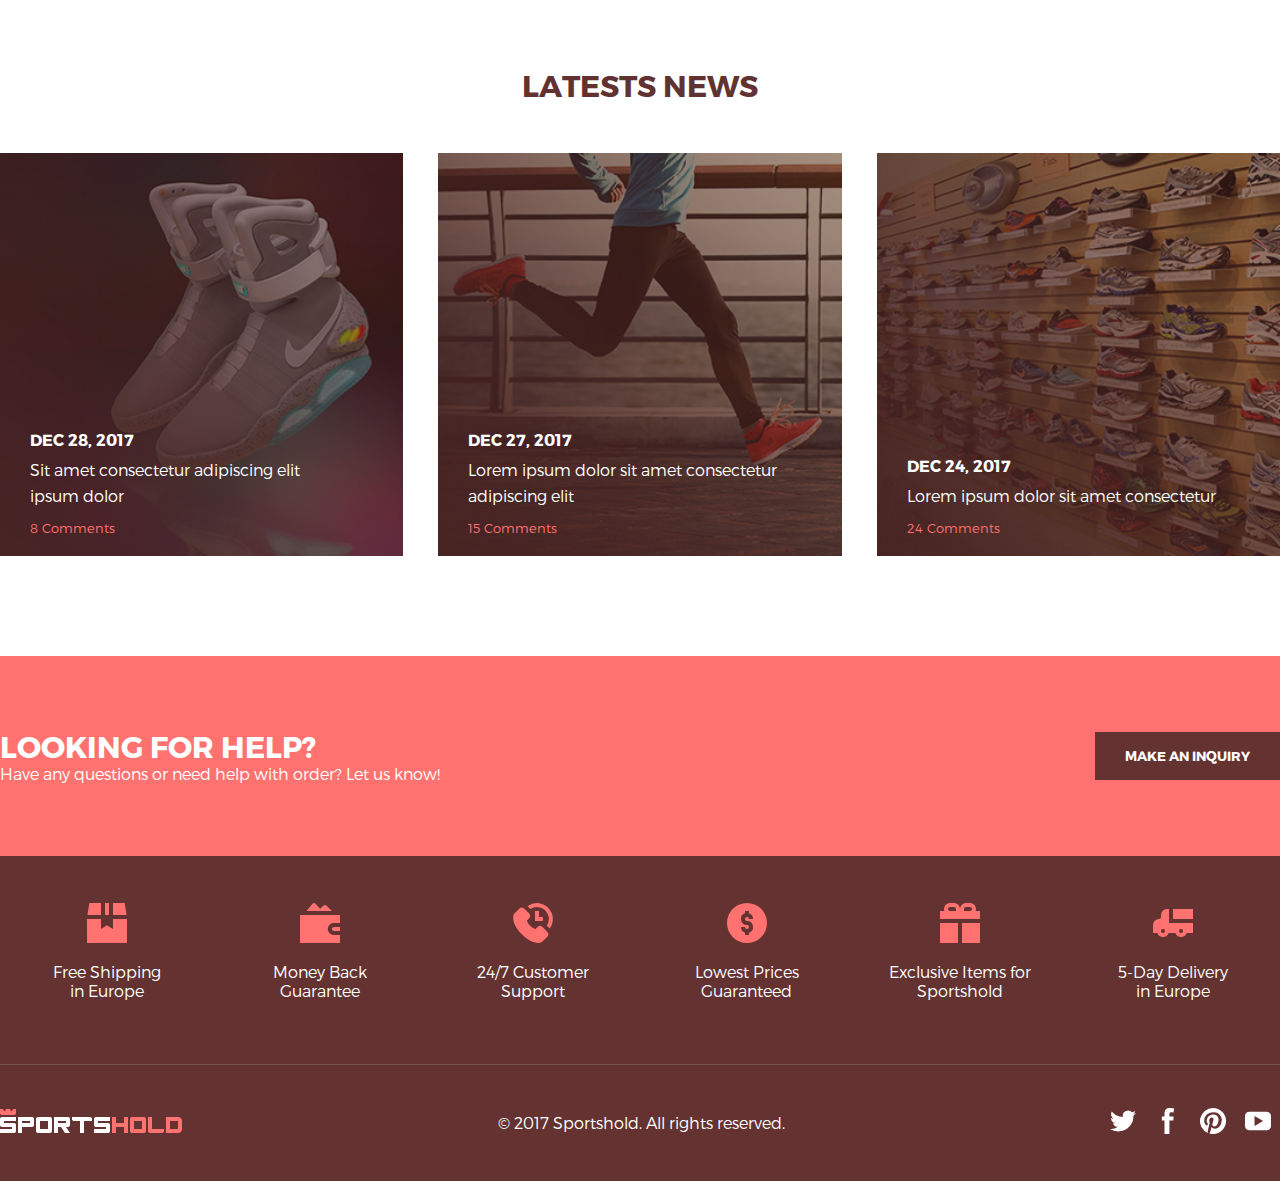
<file: sportshold/index.html>
<!DOCTYPE html>
<html lang="en">
  <head>
    <meta charset="UTF-8">
    <meta name="viewport" content="width=1110px, maximum-scale=1">
    <title>SportsHold</title>
    <link rel="stylesheet" href="./css/main.min.css">
    <script src="./js/main.js" defer></script> </head>
  <body>
    <svg style="display:none;"><?xml version="1.0" encoding="utf-8"?><svg xmlns="http://www.w3.org/2000/svg" xmlns:xlink="http://www.w3.org/1999/xlink"><symbol viewBox="0 0 40 28" id="delivery" xmlns="http://www.w3.org/2000/svg"><defs><style>.acls-1{fill:#ff7270;fill-rule:evenodd}</style></defs><path id="a_73" data-name="73" class="acls-1" d="M1314 3936v10h20v-10h-20zm-4 0h-2a6 6 0 0 0-6 6v2a2.006 2.006 0 0 1-2 2 6 6 0 0 0-6 6v8h4.37a5.962 5.962 0 0 0 11.26 0h6.74a5.962 5.962 0 0 0 11.26 0h6.37v-10h-24v-14zm-6 24a2 2 0 0 1-2-2 2 2 0 1 1 2 2zm16-2a2 2 0 1 1 2 2 2.006 2.006 0 0 1-2-2z" transform="translate(-1294 -3936)"/></symbol><symbol viewBox="0 0 40 40" id="exclusive" xmlns="http://www.w3.org/2000/svg"><defs><style>.bcls-1{fill:#ff7270;fill-rule:evenodd}</style></defs><path id="b_8" data-name="8" class="bcls-1" d="M1106 3970h18v-20h-18v20zm22 0h18v-20h-18v20zm13.63-32a5.816 5.816 0 0 0 .37-2 6 6 0 0 0-6-6h-4a6 6 0 0 0-6 6 6 6 0 0 0-6-6h-4a6 6 0 0 0-6 6 5.816 5.816 0 0 0 .37 2H1106v8h40v-8h-4.37zm-19.63 0h-6a2 2 0 0 1 0-4h4a2.006 2.006 0 0 1 2 2v2zm14 0h-6v-2a2.006 2.006 0 0 1 2-2h4a2 2 0 0 1 0 4z" transform="translate(-1106 -3930)"/></symbol><symbol viewBox="0 0 40 39.97" id="money" xmlns="http://www.w3.org/2000/svg"><defs><style>.ccls-1{fill:#ff7270;fill-rule:evenodd}</style></defs><path id="c_53" data-name="53" class="ccls-1" d="M561.34 3932.58a1.993 1.993 0 0 0-2.76-.02l-3.48 3.24-4.62-5.12a1.932 1.932 0 0 0-1.54-.66 2 2 0 0 0-1.5.72l-5.94 7.28h25.48zm13.66 9.43h-40V3970h40v-8h-6a6 6 0 1 1 0-11.99h6v-8zm-8 13.99a2 2 0 0 0 2 2h6v-4h-6a2 2 0 0 0-2 2z" transform="translate(-535 -3930.03)"/></symbol><symbol viewBox="0 0 40 40" id="price" xmlns="http://www.w3.org/2000/svg"><defs><style>.dcls-1{fill:#ff7270;fill-rule:evenodd}</style></defs><path id="d_84" data-name="84" class="dcls-1" d="M935 3930a20 20 0 1 0 20 20 20.021 20.021 0 0 0-20-20zm0 18a5.984 5.984 0 0 1 2 11.63v2.37h-4v-2.37a5.994 5.994 0 0 1-4-5.63h4a2 2 0 1 0 2-2 5.984 5.984 0 0 1-2-11.63V3938h4v2.37a5.994 5.994 0 0 1 4 5.63h-4a2 2 0 1 0-2 2z" transform="translate(-915 -3930)"/></symbol><symbol viewBox="0 0 40 40" id="ship" xmlns="http://www.w3.org/2000/svg"><defs><style>.ecls-1{fill:#ff7270;fill-rule:evenodd}</style></defs><path id="e_78" data-name="78" class="ecls-1" d="M381.649 3930h-11.667v12H383.6zm-11.667 16v10.08l-5.982-3.73-5.983 3.73V3946h-14.026l.066 24h39.885l.06-24h-14.02zm-11.966-16h-11.663l-1.969 12h13.632v-12zm7.978 0h-3.989v12h3.989v-12z" transform="translate(-344 -3930)"/></symbol><symbol viewBox="0 0 12.03 25.5" id="soc-fb" xmlns="http://www.w3.org/2000/svg"><defs><style>.fcls-1{fill:#fff;fill-rule:evenodd}</style></defs><path class="fcls-1" d="M-.02 8.43h2.59V5.87c0-1.13.02-2.87.83-3.95A4.563 4.563 0 0 1 7.41 0a16.045 16.045 0 0 1 4.63.47l-.64 3.91a8.563 8.563 0 0 0-2.09-.32c-1 0-1.9.37-1.9 1.39v2.98h4.12l-.29 3.82H7.41V25.5H2.57V12.25H-.02V8.43z"/></symbol><symbol viewBox="0 0 25.5 25.5" id="soc-pi" xmlns="http://www.w3.org/2000/svg"><defs><style>.gcls-1{fill:#fff;fill-rule:evenodd}</style></defs><path class="gcls-1" d="M12.75 0a12.752 12.752 0 0 0-5.12 24.43 11.866 11.866 0 0 1 .22-2.93c.25-1.04 1.64-6.95 1.64-6.95a4.954 4.954 0 0 1-.4-2.02c0-1.89 1.09-3.3 2.46-3.3a1.709 1.709 0 0 1 1.72 1.92c0 1.16-.75 2.91-1.13 4.52a1.974 1.974 0 0 0 2.01 2.46c2.42 0 4.05-3.1 4.05-6.78 0-2.79-1.89-4.89-5.31-4.89a6.043 6.043 0 0 0-6.28 6.11 3.7 3.7 0 0 0 .84 2.5.623.623 0 0 1 .19.71c-.06.23-.2.8-.26 1.02a.439.439 0 0 1-.64.32c-1.78-.72-2.61-2.67-2.61-4.87 0-3.62 3.05-7.96 9.11-7.96 4.87 0 8.07 3.52 8.07 7.3 0 5-2.78 8.74-6.88 8.74a3.64 3.64 0 0 1-3.11-1.59s-.74 2.94-.9 3.51a10.9 10.9 0 0 1-1.28 2.73 12.6 12.6 0 0 0 3.61.52 12.75 12.75 0 0 0 0-25.5"/></symbol><symbol viewBox="0 0 26.19 20.96" id="soc-tw" xmlns="http://www.w3.org/2000/svg"><defs><style>.hcls-1{fill:#fff;fill-rule:evenodd}</style></defs><path class="hcls-1" d="M26.2 2.47a10.955 10.955 0 0 1-3.08.83A5.285 5.285 0 0 0 25.48.37a10.853 10.853 0 0 1-3.42 1.29 5.39 5.39 0 0 0-9.29 3.62 5.255 5.255 0 0 0 .13 1.2A15.341 15.341 0 0 1 1.82.95a5.267 5.267 0 0 0 1.67 7.07 5.321 5.321 0 0 1-2.44-.66v.07a5.322 5.322 0 0 0 4.31 5.19 5.653 5.653 0 0 1-2.42.09 5.385 5.385 0 0 0 5.02 3.68A11.1 11.1 0 0 1 0 18.58a15.4 15.4 0 0 0 8.24 2.38 15.075 15.075 0 0 0 15.3-15.07c0-.23-.01-.46-.02-.68a10.735 10.735 0 0 0 2.68-2.74"/></symbol><symbol viewBox="0 0 25.5 18" id="soc-yt" xmlns="http://www.w3.org/2000/svg"><defs><style>.icls-1{fill:#fff;fill-rule:evenodd}</style></defs><path class="icls-1" d="M17.7 9l-8.35 4.93V4.07zm7.8 4.57V4.41s0-4.42-4.4-4.42H4.39S0-.01 0 4.41v9.16s0 4.41 4.39 4.41H21.1s4.4 0 4.4-4.41"/></symbol><symbol viewBox="0 0 39.312 39.63" id="support" xmlns="http://www.w3.org/2000/svg"><defs><style>.jcls-1{fill:#ff7270;fill-rule:evenodd}</style></defs><path id="j_32" data-name="32" class="jcls-1" d="M750.843 3969.89c-4.555 0-10.591-3.08-16.075-8.61-7.915-7.96-10.79-17.09-6.686-21.22l3.909-3.94a3.916 3.916 0 0 1 5.554 0l4.166 4.19a3.983 3.983 0 0 1 0 5.6l-1.792 1.8c0 .61.679 2.67 3.18 5.19s4.539 3.2 5.146 3.2l1.792-1.81a3.916 3.916 0 0 1 5.554 0l4.165 4.2a3.97 3.97 0 0 1 0 5.59l-3.909 3.94a6.81 6.81 0 0 1-5.004 1.87zm.8-35.5a11.794 11.794 0 0 1 9.819 9.73 11.952 11.952 0 0 1-1.842 8.63l2.793 2.82a15.828 15.828 0 0 0-10.2-25.1 15.7 15.7 0 0 0-11.747 2.99l2.8 2.82a11.794 11.794 0 0 1 8.375-1.89zm4.061 13.73h-7.854v-9.89h3.927v5.94h3.923v3.95z" transform="translate(-726.219 -3930.28)"/></symbol></svg></svg>
    <header class="page-header">
      <section class="page-header__top">
        <div class="content-wrapper page-header__wrapper">
          <nav class="nav nav--info">
            <ul class="nav__list">
              <li class="nav__item"><a class="nav__link" href="#">Support</a></li>
              <li class="nav__item"><a class="nav__link" href="#">Delivery</a></li>
              <li class="nav__item"><a class="nav__link" href="#">Legal</a></li>
              <li class="nav__item"><a class="nav__link" href="#">About Us</a></li>
            </ul>
          </nav>
          <div class="menu">
            <ul class="menu__list">
              <li class="menu__item menu__item--cart"><a class="menu__link" href="#">$465.00 <span>4 Items</span></a></li>
              <li class="menu__item menu__item--login"><a class="menu__link" href="#">Login</a></li>
              <li class="menu__item menu__item--register"><a class="menu__link" href="#">Register</a></li>
            </ul>
          </div>
        </div>
      </section>
      <section class="page-header__bottom">
        <div class="content-wrapper page-header__wrapper">
          <div class="logo page-header__logo"><img src="./img/logo.png" alt=""></div>
          <nav class="nav nav--categories">
            <ul class="nav__list">
              <li class="nav__item nav__item--active"><a class="nav__link" href="#">Home</a></li>
              <li class="nav__item"><a class="nav__link" href="#">Men</a></li>
              <li class="nav__item"><a class="nav__link" href="#">Women</a></li>
              <li class="nav__item"><a class="nav__link" href="#">Children</a></li>
              <li class="nav__item"><a class="nav__link" href="#">Baby</a></li>
              <li class="nav__item"><a class="nav__link" href="#">Our Brands</a></li>
              <li class="nav__item"><a class="nav__link" href="#">Sales</a></li>
            </ul>
          </nav>
        </div>
      </section>
    </header>
    <main class="page-main">
      <section class="banner">
        <div class="banner__bg"><img src="./img/banner.png" alt=""></div>
        <div class="banner__content"><span class="banner__price">From $80.00</span><span class="banner__title">Nike Air Max</span><span class="banner__subtitle">50 Variants</span>
          <p class="text banner__description">Since this is our favorite sneaker, we’re bringing you 50 variants to suit everyone’s needs.</p><a class="button banner__button" href="#">Browse variants</a>
        </div>
      </section>
      <section class="promo content-wrapper">
        <div class="promo__wrapper">
          <div class="promo-1">
            <div class="promo-1__wrapper"><span class="promo__description promo-1__description">Discover the new</span><span class="promo__title promo-1__title">Nike Kyrie 3</span></div><a class="button promo__button promo-1__button" href="#">View collection</a>
          </div>
          <div class="promo-2"><span class="promo__description promo-2__description">Check out the</span><span class="promo__title promo-2__title">New arriwals</span><a class="button promo__button promo-2__button" href="#">Discover</a></div>
          <div class="promo-3"><span class="promo__description promo-3__description">Best for</span><span class="promo__title promo-3__title">Athletes</span></div>
          <div class="promo-4"><span class="promo__description promo-4__description">Feel</span><span class="promo__title promo-4__title">Premium</span></div>
        </div>
      </section>
      <section class="shop content-wrapper">
        <div class="filter">
          <button class="button filter__button filter__button--active">New</button>
          <button class="button filter__button">Popular</button>
          <button class="button filter__button">Top Picks</button>
        </div>
        <section class="goods">
          <div class="goods__list"><a class="goods__item goods__item_discount" href="#">
                      <div class="goods__price__wrapper">
                        <p class="goods__price goods__price_after">$45.00</p>
                        <p class="goods__price goods__price_before">$60.00</p>
                        <p class="goods__discount">-25%</p>
                      </div>
                      <div class="goods__pic"><img src="./img/items/16378271.jpg" alt="Converse Breakpoint Suede Blue"></div>
                      <div class="goods__info">
                        <p class="goods__sex">Men</p>
                        <p class="goods__name">Converse Breakpoint Suede Blue</p>
                        <p class="goods__num">#16378271</p>
                      </div></a><a class="goods__item" href="#">
                      <div class="goods__price__wrapper">
                        <p class="goods__price">$55.00</p>
                      </div>
                      <div class="goods__pic"><img src="./img/items/16378272.jpg" alt="Converse CT All Star II"></div>
                      <div class="goods__info">
                        <p class="goods__sex">Men / Women</p>
                        <p class="goods__name">Converse CT All Star II</p>
                        <p class="goods__num">#16378272</p>
                      </div></a><a class="goods__item goods__item_discount" href="#">
                      <div class="goods__price__wrapper">
                        <p class="goods__price goods__price_after">$60.00</p>
                        <p class="goods__price goods__price_before">$80.00</p>
                        <p class="goods__discount">-25%</p>
                      </div>
                      <div class="goods__pic"><img src="./img/items/16378273.jpg" alt="Adidas Pure Boost Chill"></div>
                      <div class="goods__info">
                        <p class="goods__sex">Women</p>
                        <p class="goods__name">Adidas Pure Boost Chill</p>
                        <p class="goods__num">#16378273</p>
                      </div></a><a class="goods__item" href="#">
                      <div class="goods__price__wrapper">
                        <p class="goods__price">$50.00</p>
                      </div>
                      <div class="goods__pic"><img src="./img/items/16378274.jpg" alt="Puma Duplex W Casual"></div>
                      <div class="goods__info">
                        <p class="goods__sex">Men</p>
                        <p class="goods__name">Puma Duplex W Casual</p>
                        <p class="goods__num">#16378274</p>
                      </div></a><a class="goods__item" href="#">
                      <div class="goods__price__wrapper">
                        <p class="goods__price">$90.00</p>
                      </div>
                      <div class="goods__pic"><img src="./img/items/16378275.jpg" alt="Adidas Alphabounce 1M"></div>
                      <div class="goods__info">
                        <p class="goods__sex">Men</p>
                        <p class="goods__name">Adidas Alphabounce 1M</p>
                        <p class="goods__num">#16378275</p>
                      </div></a><a class="goods__item goods__item_discount" href="#">
                      <div class="goods__price__wrapper">
                        <p class="goods__price goods__price_after">$50.00</p>
                        <p class="goods__price goods__price_before">$100.00</p>
                        <p class="goods__discount">-50%</p>
                      </div>
                      <div class="goods__pic"><img src="./img/items/16378276.jpg" alt="Asics GEL-Epirus"></div>
                      <div class="goods__info">
                        <p class="goods__sex">Men</p>
                        <p class="goods__name">Asics GEL-Epirus</p>
                        <p class="goods__num">#16378276</p>
                      </div></a><a class="goods__item" href="#">
                      <div class="goods__price__wrapper">
                        <p class="goods__price">$40.00</p>
                      </div>
                      <div class="goods__pic"><img src="./img/items/16378277.jpg" alt="Adidas Originals Courtvantage Mesh"></div>
                      <div class="goods__info">
                        <p class="goods__sex">Men</p>
                        <p class="goods__name">Adidas Originals Courtvantage Mesh</p>
                        <p class="goods__num">#16378277</p>
                      </div></a><a class="goods__item" href="#">
                      <div class="goods__price__wrapper">
                        <p class="goods__price">$80.00</p>
                      </div>
                      <div class="goods__pic"><img src="./img/items/16378278.jpg" alt="Adidas Originals Climacool 1"></div>
                      <div class="goods__info">
                        <p class="goods__sex">Men</p>
                        <p class="goods__name">Adidas Originals Climacool 1</p>
                        <p class="goods__num">#16378278</p>
                      </div></a>
          </div>
        </section>
        <div class="brands">
          <ul class="brands__list">
            <li class="brands__item"><img src="./img/brands/adidas.png" alt="adidas"></li>
            <li class="brands__item"><img src="./img/brands/nike.png" alt="nike"></li>
            <li class="brands__item"><img src="./img/brands/puma.png" alt="puma"></li>
            <li class="brands__item"><img src="./img/brands/asics.png" alt="asics"></li>
            <li class="brands__item"><img src="./img/brands/nb.png" alt="new balance"></li>
            <li class="brands__item"><img src="./img/brands/fila.png" alt="fila"></li>
          </ul>
        </div>
      </section>
      <section class="feedback">
        <div class="content-wrapper">
          <div class="customer__list">
            <div class="customer" tabindex="0"><img class="customer__pic" src="./img/cust-1.jpg" alt=""><span class="customer__name">Christopher Atkins</span>
              <div class="customer__rating customer__rating--5"></div>
            </div>
            <div class="customer customer--active" tabindex="0"><img class="customer__pic" src="./img/cust-2.jpg" alt=""><span class="customer__name">Andrew Ferraccioli</span>
              <div class="customer__rating customer__rating--4"></div>
            </div>
            <div class="customer" tabindex="0"><img class="customer__pic" src="./img/cust-3.jpg" alt=""><span class="customer__name">Sandra Jensen</span>
              <div class="customer__rating customer__rating--3"></div>
            </div>
          </div>
          <div class="review__list">
            <p class="review review--1">“At vero eos et accusamus et iusto odio dignissimos ducimus qui blanditiis praesentium voluptatum deleniti atque corrupti quos dolores et quas molestias excepturi sint occaecati cupiditate non provident, similique sunt in culpa qui officia deserunt mollitia animi, id est laborum et dolorum fuga.”</p>
            <p class="review review--2 review--active">“Lorem ipsum dolor sit amet, consectetur adipiscing elit, sed do eiusmod tempor incididunt ut labore et dolore magna aliqua. Ut enim ad minim veniam, quis nostrud exercitation ullamco laboris nisi ut aliquip ex ea commodo consequat. Duis aute irure dolor in reprehenderit in voluptate velit esse cillum dolore eu fugiat nulla pariatur. Excepteur sint occaecat cupidatat non proident, sunt in culpa qui officia deserunt mollit anim id est laborum.”</p>
            <p class="review review--3">”Sed ut perspiciatis unde omnis iste natus error sit voluptatem accusantium doloremque laudantium, totam rem aperiam, eaque ipsa quae ab illo inventore veritatis et quasi architecto beatae vitae dicta sunt explicabo.”</p>
          </div>
        </div>
      </section>
      <section class="news content-wrapper"><span class="news__title">Latests news</span>
        <ul class="news__list">
                <li class="news__item news__item--1"><a class="news__link" href="#">
                    <div class="news__wrapper"><span class="news__date">DEC 28, 2017</span>
                      <p class="news__description">Sit amet consectetur adipiscing elit ipsum dolor</p><span class="news__comments">8 Comments</span>
                    </div></a></li>
                <li class="news__item news__item--2"><a class="news__link" href="#">
                    <div class="news__wrapper"><span class="news__date">DEC 27, 2017</span>
                      <p class="news__description">Lorem ipsum dolor sit amet consectetur adipiscing elit</p><span class="news__comments">15 Comments</span>
                    </div></a></li>
                <li class="news__item news__item--3"><a class="news__link" href="#">
                    <div class="news__wrapper"><span class="news__date">DEC 24, 2017</span>
                      <p class="news__description">Lorem ipsum dolor sit amet consectetur </p><span class="news__comments">24 Comments</span>
                    </div></a></li>
        </ul>
      </section>
    </main>
    <footer class="page-footer">
      <section class="help">
        <div class="content-wrapper">
          <div class="help__text-wrapper"><span class="help__text">Looking for help?</span><span class="help__description">Have any questions or need help with order? Let us know!</span></div>
          <button class="button help__button">Make an inquiry</button>
        </div>
      </section>
      <section class="advantages content-wrapper">
        <ul class="advantages__list">
          <li class="advantages__item">
            <svg>
              <use xlink:href="#ship"></use>
            </svg>
            <p>Free Shipping <br>in Europe</p>
          </li>
          <li class="advantages__item"> 
            <svg>
              <use xlink:href="#money"></use>
            </svg>
            <p>Money Back Guarantee</p>
          </li>
          <li class="advantages__item"> 
            <svg>
              <use xlink:href="#support"></use>
            </svg>
            <p>24/7 Customer Support</p>
          </li>
          <li class="advantages__item"> 
            <svg>
              <use xlink:href="#price"></use>
            </svg>
            <p>Lowest Prices Guaranteed</p>
          </li>
          <li class="advantages__item"> 
            <svg>
              <use xlink:href="#exclusive"></use>
            </svg>
            <p>Exclusive Items for Sportshold</p>
          </li>
          <li class="advantages__item"> 
            <svg>
              <use xlink:href="#delivery"></use>
            </svg>
            <p>5-Day Delivery <br>in Europe</p>
          </li>
        </ul>
      </section>
      <section class="real-footer content-wrapper">
        <div class="logo real-footer__logo"><img src="./img/logo.png" alt=""></div>
        <p class="real-footer__copyright">© 2017 Sportshold. All rights reserved.</p>
        <div class="real-footer__soc soc">
          <ul class="soc__list">
            <li class="soc__item"><a class="soc__link soc__link--tw" href="#">
                <svg>
                  <use xlink:href="#soc-tw"></use>
                </svg><span>Twitter</span></a></li>
            <li class="soc__item"><a class="soc__link soc__link--fb" href="#">
                <svg>
                  <use xlink:href="#soc-fb"></use>
                </svg><span>Facebook</span></a></li>
            <li class="soc__item"><a class="soc__link soc__link--pi" href="#">
                <svg>
                  <use xlink:href="#soc-pi"></use>
                </svg><span>Pinterest</span></a></li>
            <li class="soc__item"><a class="soc__link soc__link--yt" href="#">
                <svg>
                  <use xlink:href="#soc-yt"></use>
                </svg><span>YouTube</span></a></li>
          </ul>
        </div>
      </section>
    </footer>
  </body>
</html>
</file>
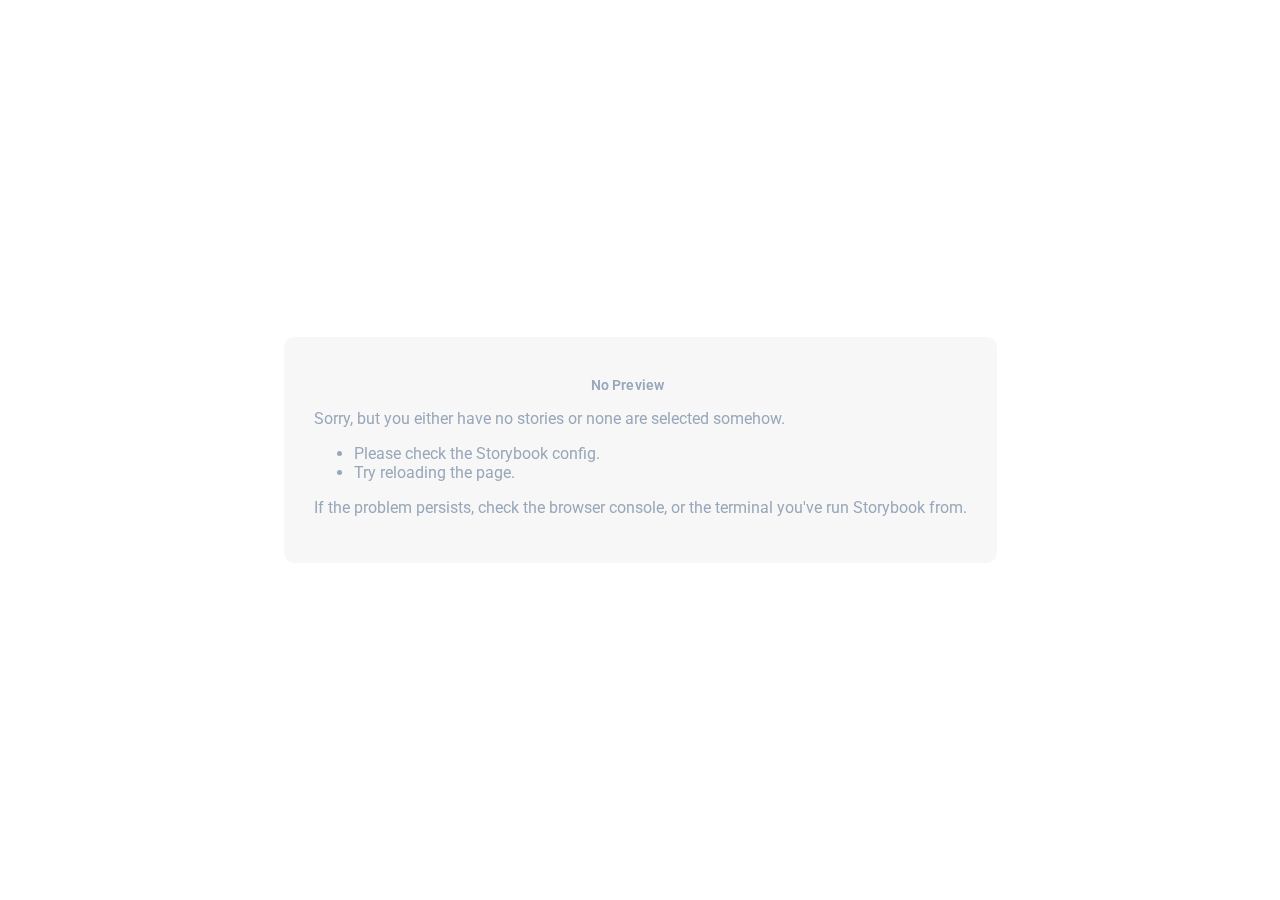
<file: smart-home-storybook/iframe.html>
<!doctype html><html lang="en"><head><meta charset="utf-8"><title>Storybook</title><meta name="viewport" content="width=device-width,initial-scale=1"><base target="_parent"><style>:not(.sb-show-main) > .sb-main,
  :not(.sb-show-nopreview) > .sb-nopreview,
  :not(.sb-show-errordisplay) > .sb-errordisplay {
    display: none;
  }

  .sb-wrapper {
    position: fixed;
    top: 0;
    bottom: 0;
    left: 0;
    right: 0;
    padding: 20px;
    font-family: "Nunito Sans", -apple-system, ".SFNSText-Regular", "San Francisco", BlinkMacSystemFont, "Segoe UI", "Helvetica Neue", Helvetica, Arial, sans-serif;
    -webkit-font-smoothing: antialiased;
    overflow: auto;
  }

  .sb-heading {
    font-size: 14px;
    font-weight: 600;
    letter-spacing: 0.2px;
    margin: 10px 0;
    padding-right: 25px;
  }

  .sb-nopreview {
    display: flex;
    align-content: center;
    justify-content: center;
  }

  .sb-nopreview_main {
    margin: auto;
    padding: 30px;
    border-radius: 10px;
    background: rgba(0,0,0,0.03);
  }

  .sb-nopreview_heading {
    text-align: center;
  }

  .sb-errordisplay {
    border: 20px solid rgb(187, 49, 49);
    background: #222;
    color: #fff;
    z-index: 999999;
  }

  .sb-errordisplay_code {
    padding: 10px;
    background: #000;
    color: #eee;
    font-family: "Operator Mono", "Fira Code Retina", "Fira Code", "FiraCode-Retina", "Andale Mono", "Lucida Console", Consolas, Monaco, monospace;
  }

  .sb-errordisplay pre {
    white-space: pre-wrap;
  }</style><script>/* globals window */
  /* eslint-disable no-underscore-dangle */
  try {
    if (window.top !== window) {
      window.__REACT_DEVTOOLS_GLOBAL_HOOK__ = window.top.__REACT_DEVTOOLS_GLOBAL_HOOK__;
      window.__VUE_DEVTOOLS_GLOBAL_HOOK__ = window.top.__VUE_DEVTOOLS_GLOBAL_HOOK__;
      window.top.__VUE_DEVTOOLS_CONTEXT__ = window.document;
    }
  } catch (e) {
    // eslint-disable-next-line no-console
    console.warn('unable to connect to top frame for connecting dev tools');
  }</script><link href="https://fonts.googleapis.com/css?family=Open+Sans|Roboto:300,400,500,700,900&display=swap&subset=cyrillic" rel="stylesheet"><style>#root[hidden],
      #docs-root[hidden] {
        display: none !important;
      }</style></head><body><style>* {
    box-sizing: border-box;
  }

  button:focus,
  input:focus,
  a:focus {
    outline: none;
    background-color: #44556b;
  }

  button:active,
  input:active,
  a:active {
    background-color: #3e4e6c;
  }


  * {
    font-family: Roboto, Arial, Helvetica, sans-serif;
    color: #98a7b9;
    box-sizing: border-box;
  }</style><div class="sb-nopreview sb-wrapper"><div class="sb-nopreview_main"><h1 class="sb-nopreview_heading sb-heading">No Preview</h1><p>Sorry, but you either have no stories or none are selected somehow.</p><ul><li>Please check the Storybook config.</li><li>Try reloading the page.</li></ul><p>If the problem persists, check the browser console, or the terminal you've run Storybook from.</p></div></div><div class="sb-errordisplay sb-wrapper"><pre id="error-message" class="sb-heading"></pre><pre class="sb-errordisplay_code"><code id="error-stack"></code></pre></div><div id="root"></div><div id="docs-root"></div><script src="runtime~main.3a3e20473183e434ec40.bundle.js"></script><script src="vendors~main.3a3e20473183e434ec40.bundle.js"></script><script src="main.3a3e20473183e434ec40.bundle.js"></script></body></html>
</file>
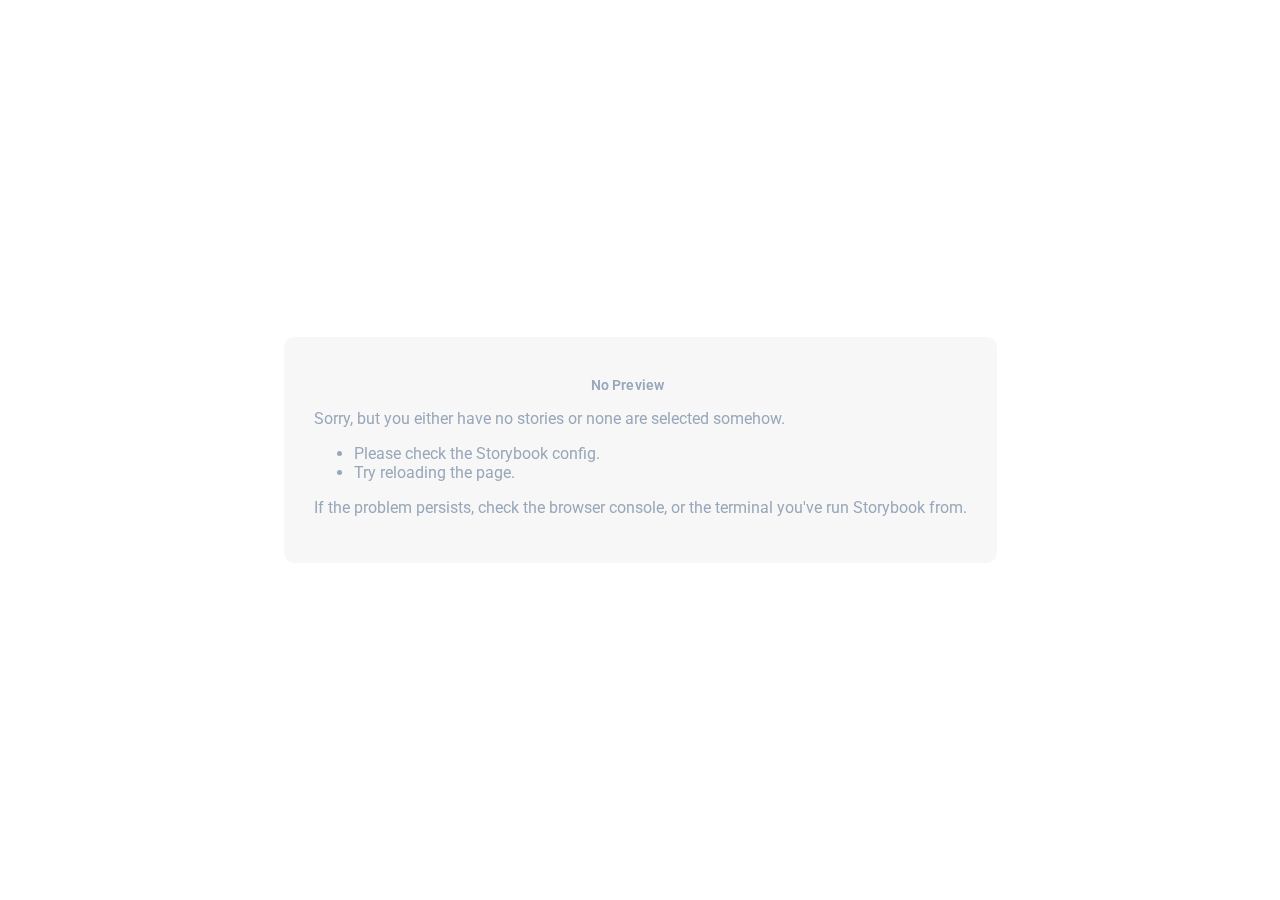
<file: smart-home/iframe.html>
<!doctype html><html lang="en"><head><meta charset="utf-8"><title>Storybook</title><meta name="viewport" content="width=device-width,initial-scale=1"><base target="_parent"><style>:not(.sb-show-main) > .sb-main,
  :not(.sb-show-nopreview) > .sb-nopreview,
  :not(.sb-show-errordisplay) > .sb-errordisplay {
    display: none;
  }

  .sb-wrapper {
    position: fixed;
    top: 0;
    bottom: 0;
    left: 0;
    right: 0;
    padding: 20px;
    font-family: "Nunito Sans", -apple-system, ".SFNSText-Regular", "San Francisco", BlinkMacSystemFont, "Segoe UI", "Helvetica Neue", Helvetica, Arial, sans-serif;
    -webkit-font-smoothing: antialiased;
    overflow: auto;
  }

  .sb-heading {
    font-size: 14px;
    font-weight: 600;
    letter-spacing: 0.2px;
    margin: 10px 0;
    padding-right: 25px;
  }

  .sb-nopreview {
    display: flex;
    align-content: center;
    justify-content: center;
  }

  .sb-nopreview_main {
    margin: auto;
    padding: 30px;
    border-radius: 10px;
    background: rgba(0,0,0,0.03);
  }

  .sb-nopreview_heading {
    text-align: center;
  }

  .sb-errordisplay {
    border: 20px solid rgb(187, 49, 49);
    background: #222;
    color: #fff;
    z-index: 999999;
  }

  .sb-errordisplay_code {
    padding: 10px;
    background: #000;
    color: #eee;
    font-family: "Operator Mono", "Fira Code Retina", "Fira Code", "FiraCode-Retina", "Andale Mono", "Lucida Console", Consolas, Monaco, monospace;
  }

  .sb-errordisplay pre {
    white-space: pre-wrap;
  }</style><script>/* globals window */
  /* eslint-disable no-underscore-dangle */
  try {
    if (window.parent !== window) {
      window.__REACT_DEVTOOLS_GLOBAL_HOOK__ = window.parent.__REACT_DEVTOOLS_GLOBAL_HOOK__;
      window.__VUE_DEVTOOLS_GLOBAL_HOOK__ = window.parent.__VUE_DEVTOOLS_GLOBAL_HOOK__;
    }
  } catch (e) {
    // eslint-disable-next-line no-console
    console.warn('unable to connect to parent frame for connecting dev tools');
  }</script><link href="https://fonts.googleapis.com/css?family=Open+Sans|Roboto:300,400,500,700,900&display=swap&subset=cyrillic" rel="stylesheet"><style>#root[hidden],
      #docs-root[hidden] {
        display: none !important;
      }</style></head><body><style>*:focus {
    outline: none;
  }

  * {
    font-family: Roboto, Arial, Helvetica, sans-serif;
    color: #98a7b9;
    box-sizing: border-box;
  }</style><div class="sb-nopreview sb-wrapper"><div class="sb-nopreview_main"><h1 class="sb-nopreview_heading sb-heading">No Preview</h1><p>Sorry, but you either have no stories or none are selected somehow.</p><ul><li>Please check the Storybook config.</li><li>Try reloading the page.</li></ul><p>If the problem persists, check the browser console, or the terminal you've run Storybook from.</p></div></div><div class="sb-errordisplay sb-wrapper"><pre id="error-message" class="sb-heading"></pre><pre class="sb-errordisplay_code"><code id="error-stack"></code></pre></div><div id="root"></div><div id="docs-root"></div><script src="runtime~main.2a1ce874d11695c80327.bundle.js"></script><script src="vendors~main.2a1ce874d11695c80327.bundle.js"></script><script src="main.2a1ce874d11695c80327.bundle.js"></script></body></html>
</file>
<file: mercdev-test/static/css/main.45f84a78.chunk.css>
.auth input{border:none;background:none}.auth form{display:-webkit-flex;display:flex;-webkit-flex-wrap:wrap;flex-wrap:wrap;-webkit-justify-content:center;justify-content:center}.auth input[type=email],.auth input[type=password]{border-radius:4px;background-color:#f1f1f1;width:100%;margin-bottom:32px;font-size:16px;padding:14px 16px;font-family:Gotham,Arial,Helvetica,sans-serif;color:#262626;opacity:.8}.auth input[type=email]::-webkit-input-placeholder,.auth input[type=password]::-webkit-input-placeholder{opacity:.4}.auth input[type=email]:-ms-input-placeholder,.auth input[type=password]:-ms-input-placeholder{opacity:.4}.auth input[type=email]::-ms-input-placeholder,.auth input[type=password]::-ms-input-placeholder{opacity:.4}.auth input[type=email]::placeholder,.auth input[type=password]::placeholder{opacity:.4}.auth button{margin-top:48px}.auth h1{font-size:24px;margin:0 0 48px}.auth.error input[type=email],.auth.error input[type=password]{border:1px solid #ed4159;color:#ed4159}.auth.error input[type=password]{margin-bottom:32px}.auth input[type=password]{margin-bottom:0}.error-indicator{width:100%;height:40px;border-radius:4px;background-color:rgba(237,65,89,.25);color:#ed4159;text-align:left;display:-webkit-flex;display:flex;-webkit-align-items:center;align-items:center;padding-left:16px;font-size:14px}@media (max-width:640px){.auth h1{margin-bottom:40px}.auth button{margin-top:40px}.error-indicator{font-size:12px}}.photo{width:128px;height:128px;border:1px solid #979797;border-radius:50%;margin-bottom:40px}.user-info h1{margin-top:0;font-size:28px;margin-bottom:56px}@media (max-width:640px){.photo{width:86px;height:86px;margin-bottom:24px}.user-info h1{margin-bottom:40px}}@font-face{font-family:Gotham;font-display:fallback;font-style:normal;font-weight:400;src:local("Gotham Medium"),url(/mercdev-test/static/media/GothamMedium.ba7ee4ff.woff) format("woff"),url(/mercdev-test/static/media/GothamMedium.77171d8f.ttf) format("truetype")}@font-face{font-family:Gotham;font-display:fallback;font-style:normal;font-weight:700;src:local("Gotham Bold"),url(/mercdev-test/static/media/GothamBold.39b1c119.woff) format("woff"),url(/mercdev-test/static/media/GothamBold.db33e70b.ttf) format("truetype")}body,html{margin:0;padding:0}body{font-family:Gotham,Arial,Helvetica,sans-serif}h1{color:#262626;opacity:.8}button{padding:16px 32px;border:none;border-radius:100px;background-color:#ed4159;box-shadow:0 4px 16px 0 rgba(237,65,89,.4);color:#fff;font-family:Gotham,Arial,Helvetica,sans-serif;font-size:14px;cursor:pointer}button,button:hover{transition:color .2s,background-color .2s}button:hover{background-color:#fff;color:#ed4159}button:active{box-shadow:0 2px 10px 0 rgba(237,65,89,.5)}body{width:100vw;height:100vh;background-color:#f43e64;background-image:url(/mercdev-test/static/media/background.b6065e96.jpg);background-position:50%;background-size:cover}@media (-webkit-min-device-pixel-ratio:2),(min-resolution:192dpi){body{background-image:url(/mercdev-test/static/media/background@2x.c96355a9.jpg)}}.logo{display:block;left:0;right:0;margin:0 auto;position:absolute;top:125px;width:315px;height:69px;object-fit:contain;-webkit-transform:translateX(-18px);transform:translateX(-18px)}@media (max-width:640px){.logo{top:5vh;width:182px;height:40px;-webkit-transform:translateX(-6px);transform:translateX(-6px)}}.user-box{position:absolute;left:50%;top:50%;-webkit-transform:translate(-50%,-50%);transform:translate(-50%,-50%);border-radius:8px;box-shadow:0 2px 16px 0 rgba(0,0,0,.15);background-color:#fff;max-width:600px;width:60vw;padding:48px 48px 60px;text-align:center}@media (max-width:640px){.user-box{width:80vw;padding:32px 18px 48px;top:20vh;-webkit-transform:translate(-50%);transform:translate(-50%)}}
/*# sourceMappingURL=main.45f84a78.chunk.css.map */
</file>
<file: mh-eth-balance/static/css/main.4dc7c5f4.chunk.css>
html{font-size:12px}body{color:#909090;width:100vw;height:100vh;margin:0;overflow:hidden;font-family:-apple-system,BlinkMacSystemFont,"Segoe UI","Roboto","Oxygen","Ubuntu","Cantarell","Fira Sans","Droid Sans","Helvetica Neue",sans-serif}#root{width:100%;height:100%;background-color:#222225}
/*# sourceMappingURL=main.4dc7c5f4.chunk.css.map */
</file>
<file: cleanwhite/css/main.min.css>
@font-face{font-family:'Gotham Pro';src:local("Gotham Pro");src:url(../fonts/GothamPro.woff) format("woff");src:url(../fonts/GothamPro.eot) format("eot");src:url(../fonts/GothamPro.ttf) format("truetype");font-weight:400;font-style:400}@font-face{font-family:'Gotham Pro';src:local("Gotham Pro Medium");src:url(../fonts/GothamPro-Medium.woff) format("woff");src:url(../fonts/GothamPro-Medium.eot) format("eot");src:url(../fonts/GothamPro-Medium.ttf) format("truetype");font-weight:500;font-style:normal}@font-face{font-family:'Gotham Pro';src:local("Gotham Pro Bold");src:url(../fonts/GothamPro-Bold.woff) format("woff");src:url(../fonts/GothamPro-Bold.eot) format("eot");src:url(../fonts/GothamPro-Bold.ttf) format("truetype");font-weight:700;font-style:normal}@font-face{font-family:'Proxima Nova';src:local("Proxima Nova");src:url(../fonts/ProximaNova.woff) format("woff");src:url(../fonts/ProximaNova.eot) format("eot");src:url(../fonts/ProximaNova.ttf) format("truetype");font-weight:400;font-style:normal}body,html,li,ol,ul{margin:0;padding:0}body{font-family:'Gotham Pro',Helvetica,sans-serif}ul{list-style:none}a{text-decoration:none}.content-wrapper{padding:0 150px}@media (max-width:900px){.content-wrapper{padding:0 50px}}@media (max-width:568px){.content-wrapper{padding:0 10px}}.heading{display:inline-block;font-size:40px;font-weight:700;line-height:50px;text-transform:uppercase;color:#303030}.heading::after,.heading:hover::after{-webkit-transition:.5s cubic-bezier(.165,.64,.44,1);-o-transition:.5s cubic-bezier(.165,.64,.44,1);transition:.5s cubic-bezier(.165,.64,.44,1)}.heading::after{display:block;content:'';height:6px;margin:10px auto;background-color:#000;width:75%}.heading:hover::after{width:100%}.quote{font-family:Georgia,'Times New Roman',Times,serif;font-style:italic;color:#5a5a5a}.text{font-family:'Proxima Nova',Helvetica,sans-serif;color:#5a5a5a;max-width:600px;margin:0 auto 50px;line-height:25px}.contact{margin-bottom:60px}@media (max-width:424px){.contact{margin-bottom:140px}}.contact__wrapper{max-width:900px;margin:0 auto;text-align:left;display:-webkit-box;display:-ms-flexbox;display:flex;-webkit-box-pack:justify;-ms-flex-pack:justify;justify-content:space-between;-ms-flex-wrap:wrap;flex-wrap:wrap;padding-bottom:50px}@media (max-width:660px){.contact__wrapper{-webkit-box-pack:center;-ms-flex-pack:center;justify-content:center;text-align:center}}.contact .map{position:relative;width:35.56%}.contact .mail::before,.contact .map::before{display:block;content:'';width:100%;padding-top:100%}@media (max-width:660px){.contact .map{margin-bottom:80px;width:100%;max-height:300px}}.contact .map__wrapper{border:6px solid #fff;-webkit-box-shadow:0 2px 5px 0 rgba(0,1,1,.25);box-shadow:0 2px 5px 0 rgba(0,1,1,.25);-webkit-box-sizing:border-box;box-sizing:border-box;height:100%;position:relative}.contact .map__frame,.contact .map__pic{position:absolute;top:0;right:0;bottom:0;left:0;width:100%;height:100%}.contact .map__pic{z-index:-1}.contact .mail{position:relative;width:60%}.contact .mail::before{padding-top:59.26%}@media (max-width:660px){.contact .mail{width:100%;max-height:300px}}.contact .mail .text{white-space:nowrap}@media (max-width:660px){.contact .mail .text{white-space:normal}}.contact .mail .form{height:100%;position:relative}.contact .mail .form__input{background-color:#f2f2f2;-webkit-box-sizing:border-box;box-sizing:border-box;padding:20px 24px;border:1px solid #d9d9d9}.contact .mail .form__input::-webkit-input-placeholder{font-family:Georgia,'Times New Roman',Times,serif;font-style:italic;font-size:16px}.contact .mail .form__input:-ms-input-placeholder,.contact .mail .form__input::-ms-input-placeholder{font-family:Georgia,'Times New Roman',Times,serif;font-style:italic;font-size:16px}.contact .mail .form__input::placeholder{font-family:Georgia,'Times New Roman',Times,serif;font-style:italic;font-size:16px}.contact .mail .form__text{display:block;width:100%;height:73.44%;margin-bottom:5%}.contact .mail .form__wrapper{display:-webkit-box;display:-ms-flexbox;display:flex;-ms-flex-wrap:wrap;flex-wrap:wrap;-webkit-box-pack:justify;-ms-flex-pack:justify;justify-content:space-between;height:18.75%;position:absolute;left:0;right:0;bottom:0}.contact .mail .form__email{width:57.4%;height:100%;min-width:207px}@media (max-width:424px){.contact .mail .form__email{margin-bottom:14px;margin-right:0;width:100%;height:44px}}.contact .mail .form__button{position:relative;width:37.96%;height:100%;color:#fff;font-family:'Gotham Pro',Helvetica,sans-serif;text-transform:uppercase;font-size:16px;font-weight:500;background-color:#6995a9;border:2px solid #fff;-webkit-box-shadow:0 2px 10px 0 rgba(0,1,1,.25);box-shadow:0 2px 10px 0 rgba(0,1,1,.25);min-width:144px}.contact .mail .form__button::before{display:inline-block;margin-left:-16px;margin-right:16px;content:'';width:16px;height:14px;background:url(../img/btn-s.svg) no-repeat center}@media (max-width:424px){.contact .mail .form__button{width:100%;height:44px}}.contact .label{margin-bottom:25px}.contact .ratio{position:absolute;top:0;left:0;bottom:0;right:0}.first{padding-top:30vh;-webkit-box-sizing:border-box;box-sizing:border-box;height:100vh;background-image:url(../img/bg.jpg);background-repeat:no-repeat;background-size:cover;background-position:center}@media (max-width:568px),(max-height:600px){.first{padding-top:20vh}}.first__heading::after{content:none}.first .button_down{position:absolute;left:0;right:0;margin:0 auto;bottom:100px;display:inline-block;width:50px;height:50px;border-radius:50%;background-color:#fff;font-size:0;border:0;-webkit-box-shadow:0 2px 4px 0 rgba(0,1,1,.2);box-shadow:0 2px 4px 0 rgba(0,1,1,.2)}@media (max-width:568px),(max-height:600px){.first .button_down{bottom:40px}}.first .button_down::before{position:absolute;content:'';display:block;width:80px;height:80px;border-radius:50%;top:-15px;left:-15px;background:rgba(255,255,255,.5) url(../img/arrow-down.svg) no-repeat center}.footer{display:-webkit-box;display:-ms-flexbox;display:flex;-ms-flex-wrap:wrap;flex-wrap:wrap;-webkit-box-pack:justify;-ms-flex-pack:justify;justify-content:space-between;-webkit-box-align:center;-ms-flex-align:center;align-items:center;height:80px;background-color:#4f4f4f;color:#6e6e6e}.footer__text{margin:0;color:inherit}.footer__adress span{color:#949494}.header{position:fixed;width:100%;-webkit-box-sizing:border-box;box-sizing:border-box;height:102px;background-color:#fff;display:-webkit-box;display:-ms-flexbox;display:flex;-webkit-box-align:center;-ms-flex-align:center;align-items:center;-webkit-box-pack:justify;-ms-flex-pack:justify;justify-content:space-between;-webkit-transition:.2s cubic-bezier(.165,.84,.44,1);-o-transition:.2s cubic-bezier(.165,.84,.44,1);transition:.2s cubic-bezier(.165,.84,.44,1);z-index:1}@media (max-width:568px),(max-height:600px){.header{height:60px}}@media (min-width:568px){.header_scrolled{height:60px;opacity:.8;-webkit-transition:.2s cubic-bezier(.165,.84,.44,1);-o-transition:.2s cubic-bezier(.165,.84,.44,1);transition:.2s cubic-bezier(.165,.84,.44,1)}.header_scrolled:hover{opacity:1}}.main{text-align:center}.nav{font-size:12px;text-transform:uppercase;font-weight:500;margin-right:-50px}@media (max-width:568px){.nav{margin-right:-15px}}.nav__list,.team .soc__list{display:-webkit-box;display:-ms-flexbox;display:flex}.nav__link{padding:25px;margin:0 25px;color:#a7a7a7}@media (max-width:568px){.nav__link{margin:0;padding:15px}}.team{background-color:#f3f3f3;padding-bottom:60px;border-top:1px solid #e5e5e5;border-bottom:1px solid #e5e5e5}.team__list{max-width:920px;padding-left:20px}.team__list,.team__wrapper{display:-webkit-box;display:-ms-flexbox;display:flex;-ms-flex-wrap:wrap;flex-wrap:wrap;margin:0 auto}@media (max-width:514px),(min-width:569px) and (max-width:594px){.team__wrapper{width:100%}}.team__item{width:210px;height:210px;padding-top:18px;padding-bottom:20px;margin-right:20px;margin-bottom:20px;background-color:#fff;-webkit-box-shadow:0 2px 4px 0 rgba(0,1,1,.2);box-shadow:0 2px 4px 0 rgba(0,1,1,.2)}@media (max-width:514px),(min-width:569px) and (max-width:594px){.team__item{width:100%}}.team__pic{width:80px;height:80px;border-radius:50%;border:3px solid #fff;-webkit-box-shadow:0 2px 8px 0 rgba(0,1,1,.45);box-shadow:0 2px 8px 0 rgba(0,1,1,.45)}.team .soc__list{-webkit-box-pack:center;-ms-flex-pack:center;justify-content:center;margin-left:-20px}.team .soc__item{width:18px;height:18px;margin-left:20px}.team .soc__item a{width:100%;height:100%;outline:0}.team .soc__item a svg{width:100%;height:100%;fill:#7f7f7f;-webkit-transition:.2s;-o-transition:.2s;transition:.2s}.team .soc__item--tw a:focus svg,.team .soc__item--tw a:hover svg{fill:#1da1f2;-webkit-transition:.2s;-o-transition:.2s;transition:.2s}.team .soc__item--sk a:focus svg,.team .soc__item--sk a:hover svg{fill:#00aff0;-webkit-transition:.2s;-o-transition:.2s;transition:.2s}.team .soc__item--dr a:focus svg,.team .soc__item--dr a:hover svg{fill:#ea4c89;-webkit-transition:.2s;-o-transition:.2s;transition:.2s}.team .soc__item--in a:focus svg,.team .soc__item--in a:hover svg{fill:#000;-webkit-transition:.2s;-o-transition:.2s;transition:.2s}.work .gallery{max-width:900px;margin:0 auto 10px;display:-webkit-box;display:-ms-flexbox;display:flex;-ms-flex-wrap:wrap;flex-wrap:wrap;-webkit-box-pack:justify;-ms-flex-pack:justify;justify-content:space-between}.work .gallery__item{width:260px;height:170px;margin-bottom:60px}.work .gallery__pic{width:100%;height:100%}@media (max-width:660px){.work .gallery{width:-webkit-min-content;width:-moz-min-content;width:min-content}}
</file>
<file: sportshold/css/main.min.css>
body,html,li,ul{margin:0;padding:0}body,button{font-family:Trueno,Arial,sans-serif}ul{list-style:none}a{color:#000;text-decoration:none}.content-wrapper{max-width:1360px;margin:0 auto}@font-face{font-family:Trueno;src:local("Trueno Light");src:url(../fonts/TruenoLt.otf);font-weight:400}@font-face{font-family:Trueno;src:local("Trueno Bold");src:url(../fonts/TruenoBd.otf);font-weight:500}@font-face{font-family:Trueno;src:local("Trueno Black");src:url(../fonts/TruenoBlk.otf);font-weight:900}.text{font-size:16px;color:#8a8784}.button{display:inline-block;padding:16px 30px;text-transform:uppercase;font-weight:500;background-color:transparent;border:0;cursor:pointer}.banner{margin-bottom:50px}.feedback,.page-main,.promo,.shop{margin-bottom:100px}.banner{position:relative;display:-webkit-box;display:-ms-flexbox;display:flex;padding:132px 0;background-color:#f0efee}.banner__bg{width:50%;position:absolute;bottom:-3px;max-width:750px}.banner__bg img{width:100%;height:100%}.banner__content{width:50%;margin-left:50%}.banner__content span{display:block}.banner__price{font-size:30px;color:#623232}.banner__title{font-size:70px;color:#623232;font-weight:900}.banner__subtitle{font-size:50px;color:#ff7373;font-weight:900}.banner__description{max-width:420px}.banner__button,.feedback{padding:18px 46px;color:#fff;background-color:#ff7373}.feedback{background-color:#563535;background-image:url(../img/feedback-bg.jpg);background-size:cover;max-height:570px;text-align:center;padding:5% 0}.feedback .customer__list{display:-webkit-box;display:-ms-flexbox;display:flex;-ms-flex-pack:distribute;justify-content:space-around;-webkit-box-align:center;-ms-flex-align:center;align-items:center;padding:0 20%}.feedback .customer__list .customer{display:inline-block;margin-bottom:56px;width:33.33%;opacity:.5;-webkit-transition:.2s;-o-transition:.2s;transition:.2s}.feedback .customer__list .customer__pic{border:3px solid #fff;border-radius:50%;margin-bottom:28px}.feedback .customer__list .customer__name{display:block;font-weight:500}.feedback .customer__list .customer:focus,.feedback .customer__list .customer:hover{opacity:1;-webkit-transition:.2s;-o-transition:.2s;transition:.2s;outline:0}.feedback .customer__list .customer--active{opacity:1}.feedback .review{position:relative;background-color:rgba(255,255,255,.1);padding:30px;line-height:26px;font-weight:100;border-radius:5px;display:none}.feedback .review__list{min-height:196px}.feedback .review::before{content:'';position:absolute;border-left:20px solid transparent;border-right:20px solid transparent;border-bottom:20px solid rgba(255,255,255,.1);top:-20px;left:calc(50% - 20px)}.feedback .review--active{display:inline-block}.feedback .review--1::before{left:calc(30% - 20px)}.feedback .review--3::before{left:calc(70% - 20px)}.page-footer{background-color:#633231;color:#fff}.page-footer .help{height:200px;background-color:#ff7270}.page-footer .help .content-wrapper{display:-webkit-box;display:-ms-flexbox;display:flex;-webkit-box-pack:justify;-ms-flex-pack:justify;justify-content:space-between;-webkit-box-align:center;-ms-flex-align:center;align-items:center;height:100%}.page-footer .help__text{display:block;font-size:30px;font-weight:500;text-transform:uppercase}.page-footer .help__description{display:block}.page-footer .help__button{height:-webkit-fit-content;height:-moz-fit-content;height:fit-content;background-color:#633231;color:#fff}.page-footer .advantages{height:208px;text-align:center;border-bottom:1px solid #7a5150}.page-footer .advantages__list{display:-webkit-box;display:-ms-flexbox;display:flex;-ms-flex-pack:distribute;justify-content:space-around;-webkit-box-align:center;-ms-flex-align:center;align-items:center;height:100%}.page-footer .advantages__item{width:160px}.page-footer .advantages__item svg{width:40px;height:40px}.menu__list,.nav__list,.page-footer .real-footer,.page-footer .real-footer .soc__list{display:-webkit-box;display:-ms-flexbox;display:flex}.page-footer .real-footer{-webkit-box-pack:justify;-ms-flex-pack:justify;justify-content:space-between;-webkit-box-align:center;-ms-flex-align:center;align-items:center;height:116px}.page-footer .real-footer .soc__list{-ms-flex-pack:distribute;justify-content:space-around;width:180px}.page-footer .real-footer .soc__item span{font-size:0}.page-footer .real-footer .soc__item svg{width:26px;height:26px}.goods__pic img{position:absolute;margin:auto;width:100%;top:0;bottom:0;left:0;right:0}.menu__list,.nav__list{-ms-flex-wrap:wrap;flex-wrap:wrap}.menu__link,.nav__link{display:block;padding:18px 20px}.nav__item,.nav__item:hover{-webkit-transition:.2s;-o-transition:.2s;transition:.2s}.nav__item:hover{background-color:#ff7270}.nav__item--active .nav__link{color:#ff7270;padding-bottom:14px;border-bottom:4px solid #ff7270}.nav__item--active .nav__link:hover{color:#fff;padding-bottom:14px;border-bottom:4px solid #fff}.nav--categories{font-size:16px}.menu__item,.menu__item:hover,.nav__item--active .nav__link,.nav__item--active .nav__link:hover{-webkit-transition:.2s;-o-transition:.2s;transition:.2s}.menu__item:hover{background-color:#ff7270}.menu__item--cart{border-right:1px solid #5b3a3a;padding-left:25px}.menu__item--cart span{color:#dcc5b8}.menu__item--cart .menu__link{position:relative}.menu__item--cart .menu__link::before{display:block;position:absolute;left:-10px;content:'';background:url(../img/bag.svg) no-repeat center;width:20px;height:20px}.page-header{font-size:14px;line-height:26px}.page-header a{color:#fff}.page-header__top{background-color:#482424}.page-header__bottom{background-color:#633231}.page-header__wrapper{display:-webkit-box;display:-ms-flexbox;display:flex;-ms-flex-wrap:wrap;flex-wrap:wrap;-webkit-box-pack:justify;-ms-flex-pack:justify;justify-content:space-between;-webkit-box-align:baseline;-ms-flex-align:baseline;align-items:baseline}.page-header__logo{padding-left:20px;margin-top:-4px}.news{text-align:center}.news__title{display:block;font-size:30px;color:#623232;text-transform:uppercase;font-weight:500;margin-bottom:50px}.news__list{display:-webkit-box;display:-ms-flexbox;display:flex;-ms-flex-wrap:nowrap;flex-wrap:nowrap;-webkit-box-pack:justify;-ms-flex-pack:justify;justify-content:space-between}.news__item{position:relative;width:31.5%;background-color:#623232;background-size:cover;text-align:left}.news__item--1{background-image:url(../img/news/news-1.jpg)}.news__item--2{background-image:url(../img/news/news-2.jpg)}.news__item--3{background-image:url(../img/news/news-3.jpg)}.news__item::before,.promo:before{display:block;content:'';width:100%}.news__item::before{padding-top:100%}.news__link{display:block;position:absolute;color:#fff;top:0;left:0;bottom:0;right:0}.news__wrapper{position:absolute;width:80%;left:30px;bottom:20px}.news__date{line-height:0;font-weight:500;text-transform:uppercase}.news__description{line-height:26px;margin:8px 0}.news__comments{font-size:13px;line-height:0;color:#ff7270}.promo{position:relative;text-align:center}.promo:before{padding-top:calc(50% - 15px)}.promo__wrapper{position:absolute;top:0;left:0;right:0;bottom:0;display:grid;grid-template:repeat(2,1fr)/repeat(4,1fr);grid-gap:30px}.promo__description{display:block;color:#fff;font-size:30px}.promo__title{display:block;font-size:30px;font-weight:700;text-transform:uppercase}.promo-1{position:relative;grid-area:1/1/3/3;background-image:url(../img/promo/promo-1-bg.jpg);background-size:cover}.promo-1:before{display:block;position:absolute;content:'';background-image:url(../img/promo/promo-1-out.png);background-size:cover;width:36px;height:69px;top:280px;left:-17px}@media (max-width:1377px){.promo-1:before{display:none}}.promo-1__button{background-color:#42d9ce;color:#000}.promo-1__wrapper{width:auto;height:82%;position:relative;padding:40px;-webkit-box-sizing:border-box;box-sizing:border-box}.promo-1__title{color:#41d9cd}.promo-2{position:relative;grid-area:1/3/2/5;background-color:#ff7270;padding-left:25%;padding-top:50px;z-index:1}.promo-2:before{display:block;position:absolute;content:'';background-image:url(../img/promo/promo-2-bg.png);background-repeat:no-repeat;background-size:contain;width:254px;height:calc(100% + 22px);left:-20px;bottom:0;z-index:-1}.promo-2__title{margin-bottom:30px;color:#fff}.promo-2__button{color:#fff;background-color:#633231}.promo-3{background-image:url(../img/promo/promo-3-bg.jpg);background-size:cover;padding-top:140px}.promo-3__title{color:#ff7270}.promo-4{background-image:url(../img/promo/promo-4-bg.jpg);background-size:cover;padding-top:20px}.promo-4__description{color:#6b7072}.promo-4__title{color:#fff}.goods{position:relative;text-align:center}.goods:before{display:block;content:'';width:100%;padding-top:calc(66% - 2px)}.goods__list{position:absolute;top:0;left:0;right:0;bottom:0;display:grid;grid-template:repeat(2,1fr)/repeat(4,1fr);grid-gap:30px;text-align:left}.goods__item,.goods__item:hover{-webkit-transition:.2s;-o-transition:.2s;transition:.2s}.goods__item{display:block;padding:28px;position:relative;border:1px solid #e0dfde}.goods__item:hover{border:1px solid #ff7270}.goods__price{margin-top:0;margin-bottom:36px;font-size:24px;line-height:26px;color:#8a8784}.goods__price_after{color:#ff7270;margin-bottom:8px}.goods__price_before{margin-bottom:0;font-size:16px;line-height:26px;text-decoration:line-through}.goods__discount{position:absolute;margin:0;color:#fff;background-color:#ff7270;font-weight:500;font-size:16px;line-height:26px;width:25%;text-align:center;right:-1px;top:28px}.goods__pic{position:relative;height:120px}.goods__info{position:absolute;padding-right:30px;color:#8a8784;bottom:10px}.goods__sex{margin-bottom:4px;text-transform:uppercase;font-weight:500}.goods__name{margin-top:0;margin-bottom:6px;line-height:26px}.goods__num{margin-top:0;font-size:13px;color:#bdb9b5}.filter{text-align:center;margin-left:-40px;margin-bottom:50px}.filter__button{padding:0;margin-left:40px;font-size:30px;font-weight:200;color:#bdb9b5}.filter__button--active{font-weight:500;color:#623232}.goods{margin-bottom:100px}.brands__list{display:-webkit-box;display:-ms-flexbox;display:flex;-ms-flex-wrap:wrap;flex-wrap:wrap;-ms-flex-pack:distribute;justify-content:space-around;-webkit-box-align:center;-ms-flex-align:center;align-items:center}.brands__item{-ms-flex-preferred-size:144px;flex-basis:144px;text-align:center}
</file>
